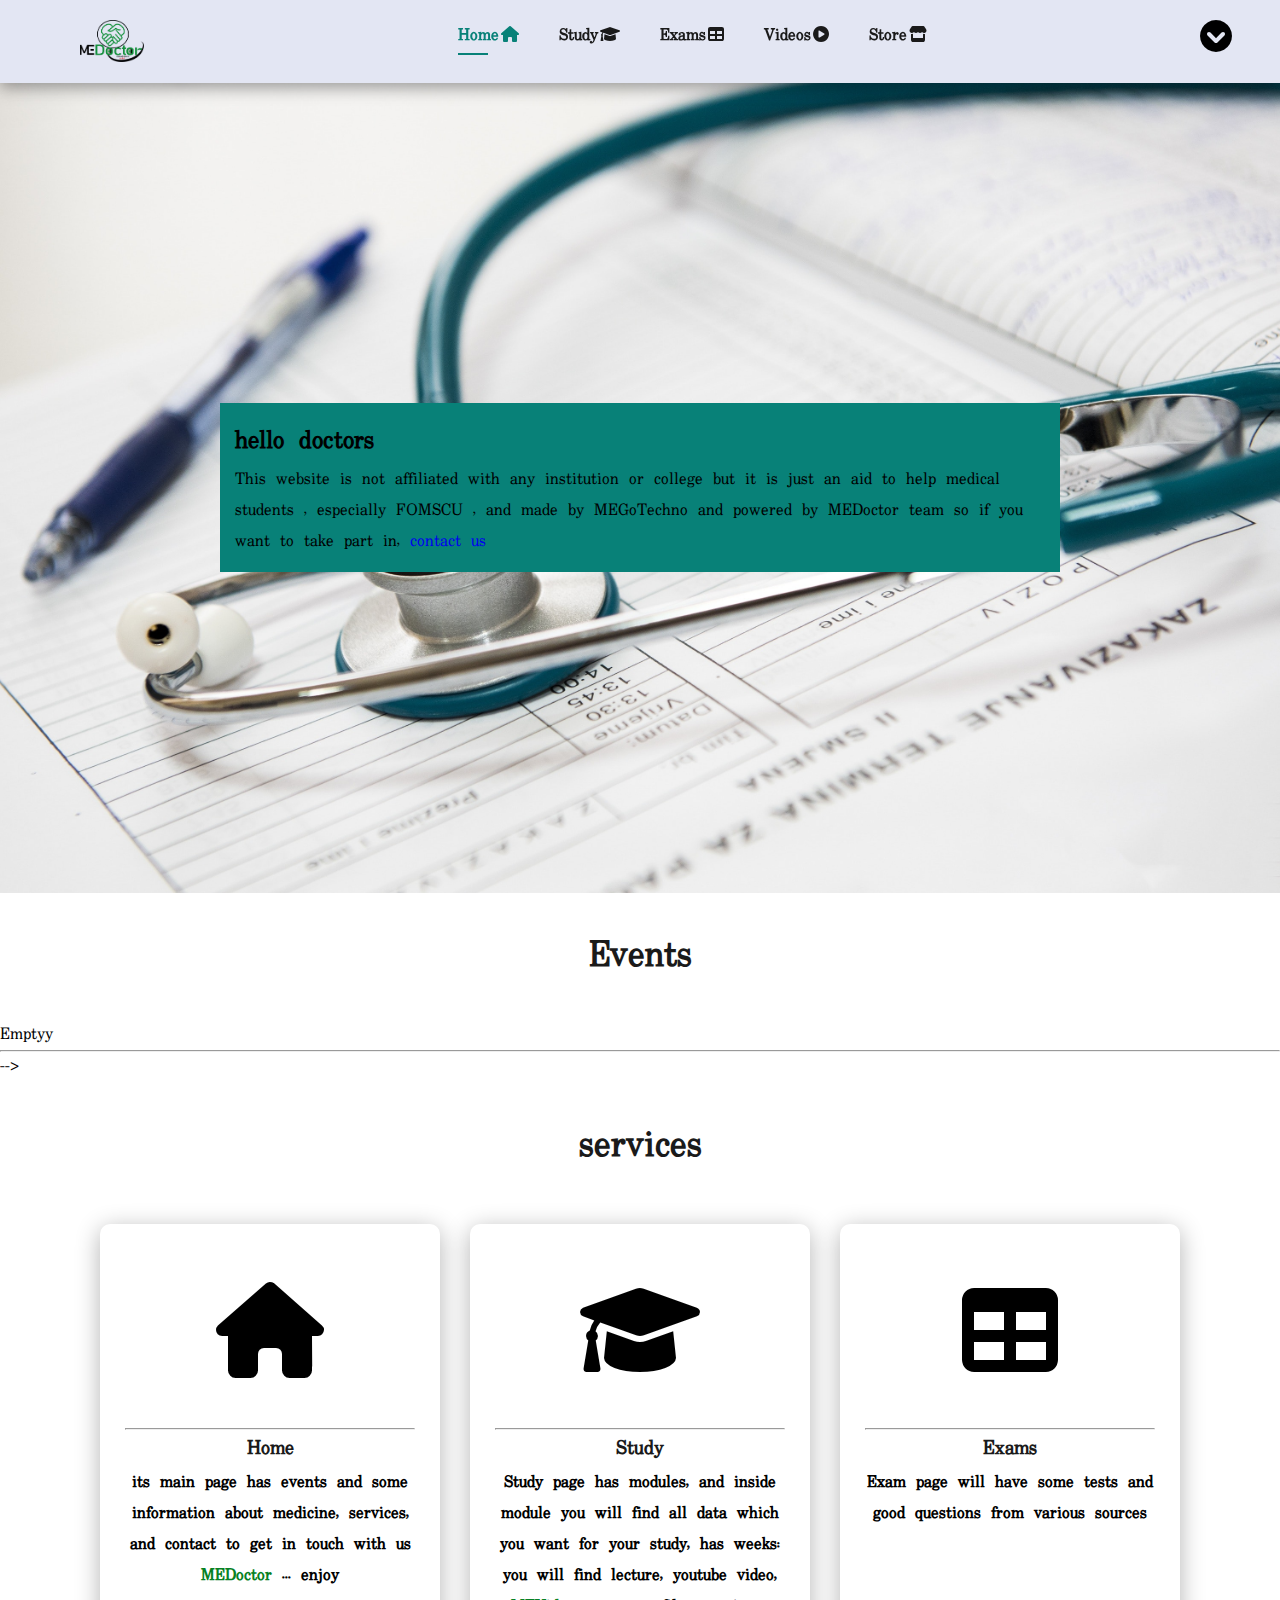
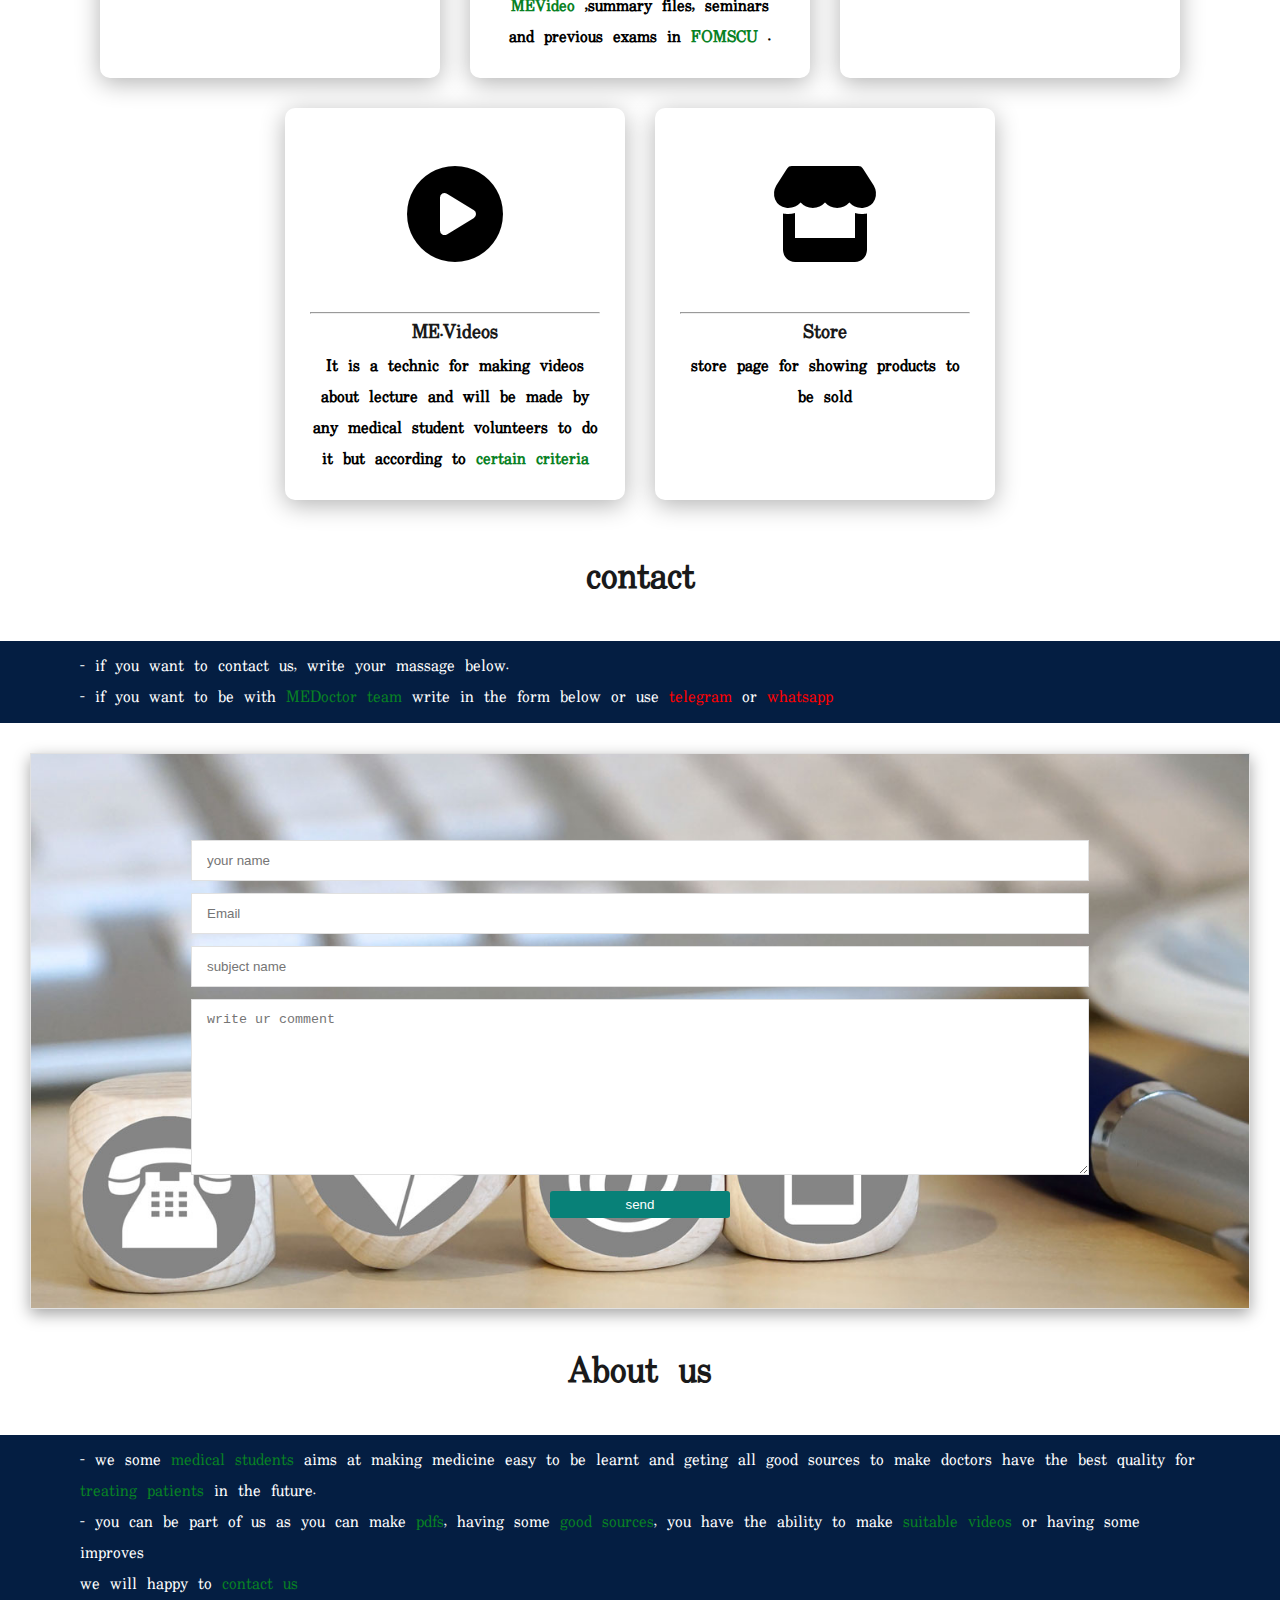
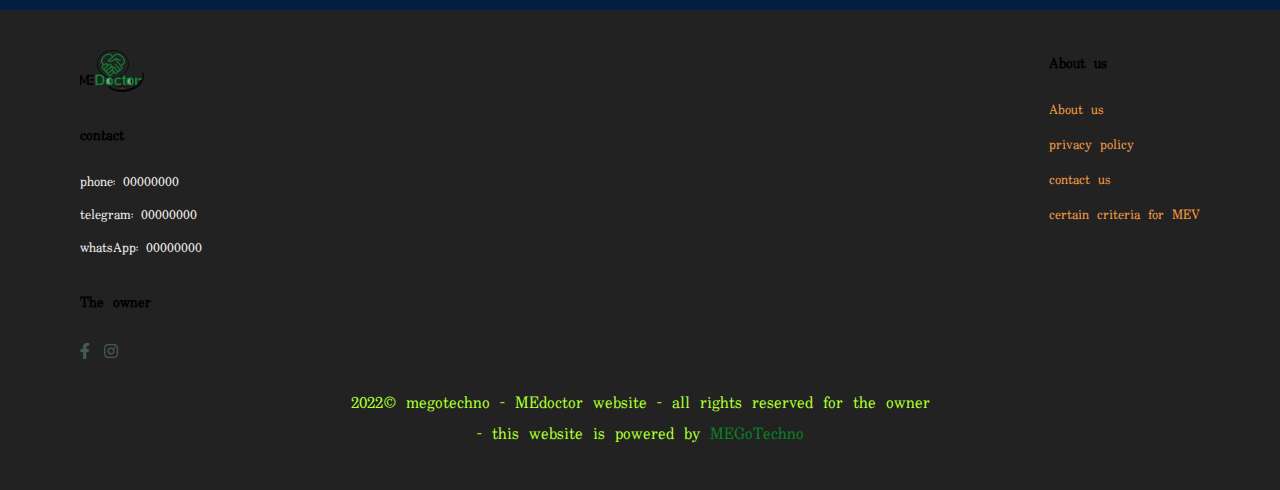
<file: index.html>
<!DOCTYPE html>
<html lang="en">
<head>
    <meta charset="UTF-8">
    <meta http-equiv="X-UA-Compatible" content="IE=edge">
    <meta name="viewport" content="width=device-width, initial-scale=1.0">
    <!-- normalize -->
    <link rel="stylesheet" href="">
    <!-- font awsome -->
    <link rel="stylesheet" href="css/all.min.css">
    <!-- css file -->
    <link rel="stylesheet" href="index.css">
    <title>MEdoctor</title>
</head>
<body>
    <!-- start head -->
    
    <header>
        <div class="logo">
            <!-- <i class="fa-solid fa-briefcase-medical"></i> -->
        <img src="Asset 5.png" alt="">
        </div>
        <nav>
            <ul>
                <li><i id="close" class="fa-solid fa-xmark"></i></li>
                <li><a class="active" href="index.html">Home<i class="fa-solid fa-house"></i></a></li>
                <li><a href="study.html">Study<i class="fa-solid fa-graduation-cap"></i></a></li>
                <li><a href="">Exams<i class="fa-solid fa-table"></i></a></li>
                <li><a href="">Videos<i class="fa-solid fa-circle-play"></i></a></li>
                <li><a href="">Store<i class="fa-solid fa-store"></i></a></li>
            </ul>
        </nav>
        <div class="links">
        <div class="icon">
            <i class="fa-solid fa-circle-chevron-down"></i>
        </div>
        <ul>
            <li><a href="#events">events</a></li>
            <li><a href="#services">services</a></li>
            <li><a href="#contact">contact</a></li>
            <li><a href="#aboutUs">about</a></li>
        </ul>
        
    </div>
        <span class="mobile">
            <span></span>
            <span></span>
            <span></span>
        </span>
    </header>
    <!-- end head -->




    <!-- start landing -->
    <section>
        <div class="hero">
            <div class="message">
            <h2>hello doctors</h2>
            <p> This website is not affiliated with any institution or college but it is just an aid to help medical students , especially FOMSCU ,
                and made by <span>MEGoTechno</span> and powered by <span>MEDoctor team</span> so if you want to take part in, <a href="#contact">contact us</a>
            </p>
        </div>
    </div>
    </section>






<!-- events -->
<section id="events">
    <h1>Events</h1>
    <p>
        Emptyy
    </p>
</section> <hr>





<!-- start system -->

    <!-- <section>
        <div class="system">
            <div class="title">
                what is medicine and its fields? <br>
                what i need to learn it ? <br>
                what is FOMSCU system ? <hr>
            </div>

            <div class="description">
                <!-- Medicine is the field of health and healing, It covers diagnosis, treatment, and prevention of disease, medical research, and many other aspects of health.
                and <span>its fields</span> is  -->
            </div>
        </div>
    </section>
 -->














    <!-- start services -->
    <section id="services">
        <h2>services</h2>
        <div class="content">


        <div class="card">
            <div class="desc">
                <i class="fa-solid fa-house"></i> <hr>
            </div>
            <div class="info">
            <h3>Home</h3>
            <p>its main page has events and some information about medicine, services,  and contact to get in touch with us <span class="highlight">MEDoctor</span> ... enjoy</p>
        </div>
        </div>


        <div class="card">
            <div class="desc">
                <i class="fa-solid fa-graduation-cap"></i> <hr>
            </div>
            <div class="info">
            <h3>Study</h3>
            <p>Study page has modules, and inside module you will find all data which you want for your study,
                has weeks: you will find lecture, youtube video, <a href="#mevideo" class="highlight">MEVideo</a>
                ,summary files, seminars and previous exams in <span class="highlight">FOMSCU</span> .
            </p>
        </div>
        </div>


        <div class="card">
            <div class="desc">
                <i class="fa-solid fa-table"></i> <hr>
            </div>
            <div class="info">
            <h3>Exams</h3>
            <p>Exam page will have some tests and good questions from various sources</p>
        </div>
        </div>


        <div class="card">
            <div class="desc">
                <i class="fa-solid fa-circle-play"></i> <hr>
            </div>
            <div class="info">
            <h3 id="mevideo">ME.Videos</h3>
            <p>It is a technic for making videos about lecture and will be made by any medical student volunteers 
                to do it but according to <span class="highlight">certain criteria</span>
            </p>
        </div>
        </div>


        <div class="card">
            <div class="desc">
                <i class="fa-solid fa-store"></i> <hr>
            </div>
            <div class="info">
            <h3>Store</h3>
            <p>store page for showing products to be sold </p>
        </div>
        </div>

    </div>

    </section>
    <!-- end services -->





    <!-- start contact -->
    <div class="contact">
        <h1>contact</h1>
        <div class="info">
            <p>
                - if you want to contact us, write your massage below.
            </p>
            <p>
                - if you want to be with <span class="highlight">MEDoctor team</span> write in the form below or use
                 <a href="">telegram</a> or <a href="">whatsapp</a>
        </p>
        </div>
    </div>

    <section id="contact">
        <div class="form">
            <form action="https://formsubmit.co/el/lakolo" method="post">
                <input type="text" placeholder="your name" name="" id="name" autocomplete="off" required>
                <input type="email" placeholder="Email" name="" id="email" autocomplete="off" required>
                <input type="text" placeholder="subject name" name="" id="subject" autocomplete="off" required>
                <textarea placeholder="write ur comment" id="message" cols="30" rows="10" required></textarea>
                <button id="btn">send</button>
            </form>
        </div>
        <div class="">

        </div>
    </section>






    <section id="aboutUs">
        <h1>About us</h1>
            <div>
                <p>
                    - we some <span class="highlight">medical students</span>  aims at making medicine easy to be learnt 
                    and geting all good sources to make doctors have the best quality for <span class="highlight">treating patients</span> in the future. <br>
                    - you can be part of us as you can make <span class="highlight">pdfs</span>, having some <span class="highlight">good sources</span>, you have the ability to make <span class="highlight">suitable videos</span> or having some improves <br>
                    we will happy to <span class="highlight">contact us</span>
                </p>
            </div>
    </section>



    <footer>
        <div class="footer">
        <div class="col">
            <img src="Asset 5.png" alt="" class="logo">
            <h4>contact</h4>
            <p>phone:    <span> 00000000 </span></p>
            <p>telegram:     <span> 00000000 </span></p>
            <p>whatsApp: <span> 00000000 </span></p>
            <div class="follow">
                <h4>The owner</h4>
                <div class="icons">
                    <i class="fab fa-facebook-f"></i>
                    <i class="fa-brands fa-instagram"></i>
                    <!-- <i class="fab fa-facebook-f"></i>
                    <i class="fab fa-facebook-f"></i> -->
                </div>
            </div>
        </div>
        <div class="col">
            <h4>About us </h4>
            <a href="#aboutUs">About us</a>
            <a href="">privacy policy</a>
            <a href="">contact us</a>
            <a href="">certain criteria for MEV</a>
        </div>

        <!-- <div class="col">
            <h4>About us </h4>
            <a href="">privacy policy</a>
            <a href="">contact us</a>
            <a href="">privacy policy</a>
            <a href="">contact us</a>
        </div> -->
<!--         <div class="col">
            <h4>Donate us </h4>
            <a href="">fawry</a>
            <a href="">Vodafone cash  <i class="fa-solid fa-id-card"></i></a>
        </div> -->
    </div>
    <div class="copyright">
        <p>2022© megotechno - MEdoctor website - all rights reserved for the owner</p>
        <p>- this website is powered by <span class="highlight">MEGoTechno</span></p>
    </div>
    </footer>
    <script src="index.js"></script>
    <!-- <script src="https://smtpjs.com/v3/smtp.js"> -->
    </script>
</body>
</html>
</file>
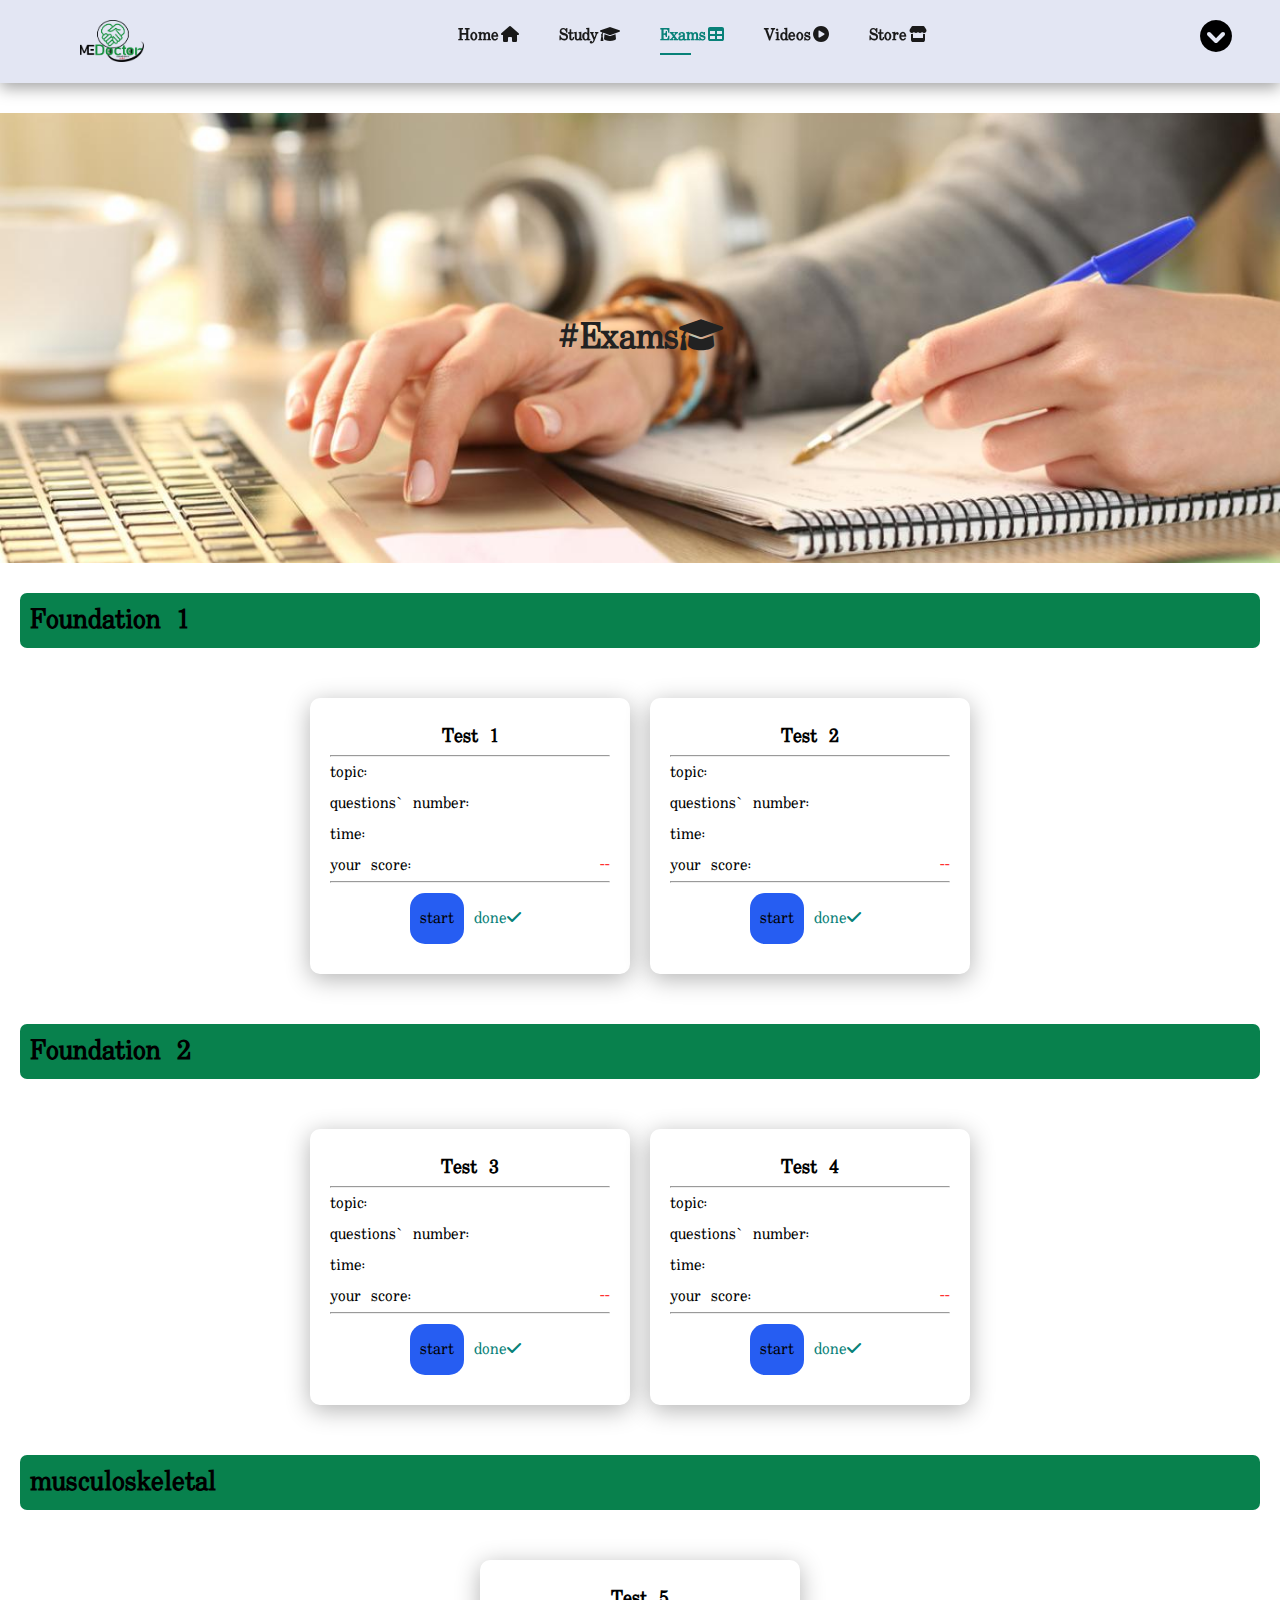
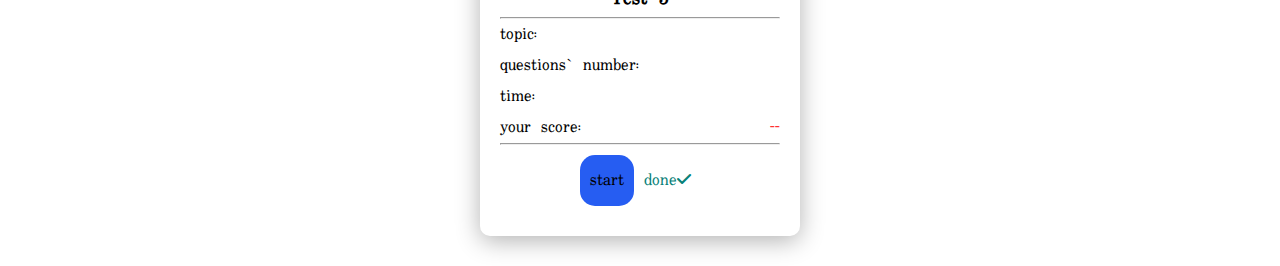
<file: exam.html>
<!DOCTYPE html>
<html lang="en">
<head>
    <meta charset="UTF-8">
    <meta http-equiv="X-UA-Compatible" content="IE=edge">
    <meta name="viewport" content="width=device-width, initial-scale=1.0">
    <meta name="Author">
    <meta name="description">
    <!-- normalize -->
    <link rel="stylesheet" href="">
    <!-- font awsome -->
    <link rel="stylesheet" href="css/all.min.css">
    <!-- css file -->
    <link rel="stylesheet" href="index.css">
    <title>MEdoctor</title>
</head>
<body>
    <!-- start head -->
    
    <header>
        <div class="logo">
            <!-- <i class="fa-solid fa-briefcase-medical"></i> -->
        <img src="Asset 5.png" alt="">
        </div>
        <nav>
            <ul>
                <li><i id="close" class="fa-solid fa-xmark"></i></li>
                <li><a  href="index.html">Home<i class="fa-solid fa-house"></i></a></li>
                <li><a href="study.html">Study<i class="fa-solid fa-graduation-cap"></i></a></li>
                <li><a class="active" href="exam.html">Exams<i class="fa-solid fa-table"></i></a></li>
                <li><a href="">Videos<i class="fa-solid fa-circle-play"></i></a></li>
                <li><a href="">Store<i class="fa-solid fa-store"></i></a></li>
            </ul>
        </nav>
        <div class="links">
        <div class="icon">
            <i class="fa-solid fa-circle-chevron-down"></i>
        </div>
        <ul>
            <li><a href="#">Foundation 1</a></li>
            <li><a href="#">Foundation 2</a></li>
            <li><a href="#">MSK</a></li> -->
<!--             <li><a href="#">Exam</a></li> --> -->
        </ul>
        
    </div>
        <span class="mobile">
            <span></span>
            <span></span>
            <span></span>
        </span>
    </header>
    <!-- end head -->





    <div class="titleStudy">
        <h1>#Exams<i class="fa-solid fa-graduation-cap"></i></h1>
    </div>


    <div class="exams-container activejs">

        <div class="modules found1">
            <div class="module-name">
                <h2>Foundation 1</h2>
            </div>
            <div class="content">
                <!-- <div class="exam-card">
                    <div class="exam-name">
                        <h3></h3> 
                        </div>
                    <div class="exam-info">
                        <div class="detail">
                            <span>topic:</span> <span class="topic subinfo">found1</span>
                        </div>
                        <div class="detail">
                            <span>question`s number:</span> <span class="nums subinfo">50</span>
                        </div>
                        <div class="detail">
                            time: <span class="time subinfo"></span>
                        </div>
                        <div class="detail ">
                            your score: <span class="score subinfo">50 of 50</span>
                        </div>
                    </div> <hr>
                    <div class="exam-foot">
                        <div class="btn" id="">start</div>
                        <span>done<i class="fa-solid fa-check"></i></span>
                    </div>
                </div> -->
            </div>
        </div>

        <div class="modules found2">
            <div class="module-name">
                <h2>Foundation 2</h2>
            </div>
            <div class="content"></div>
        </div>

        <div class="modules MSK">
            <div class="module-name">
                <h2>musculoskeletal</h2>
            </div>
            <div class="content"></div>
        </div>

    </div>



    

        </div>
    </div>
</div>




    <script src="index.js"></script>
    <script src="exams/exam.js"></script>
</body>
</html>
</file>
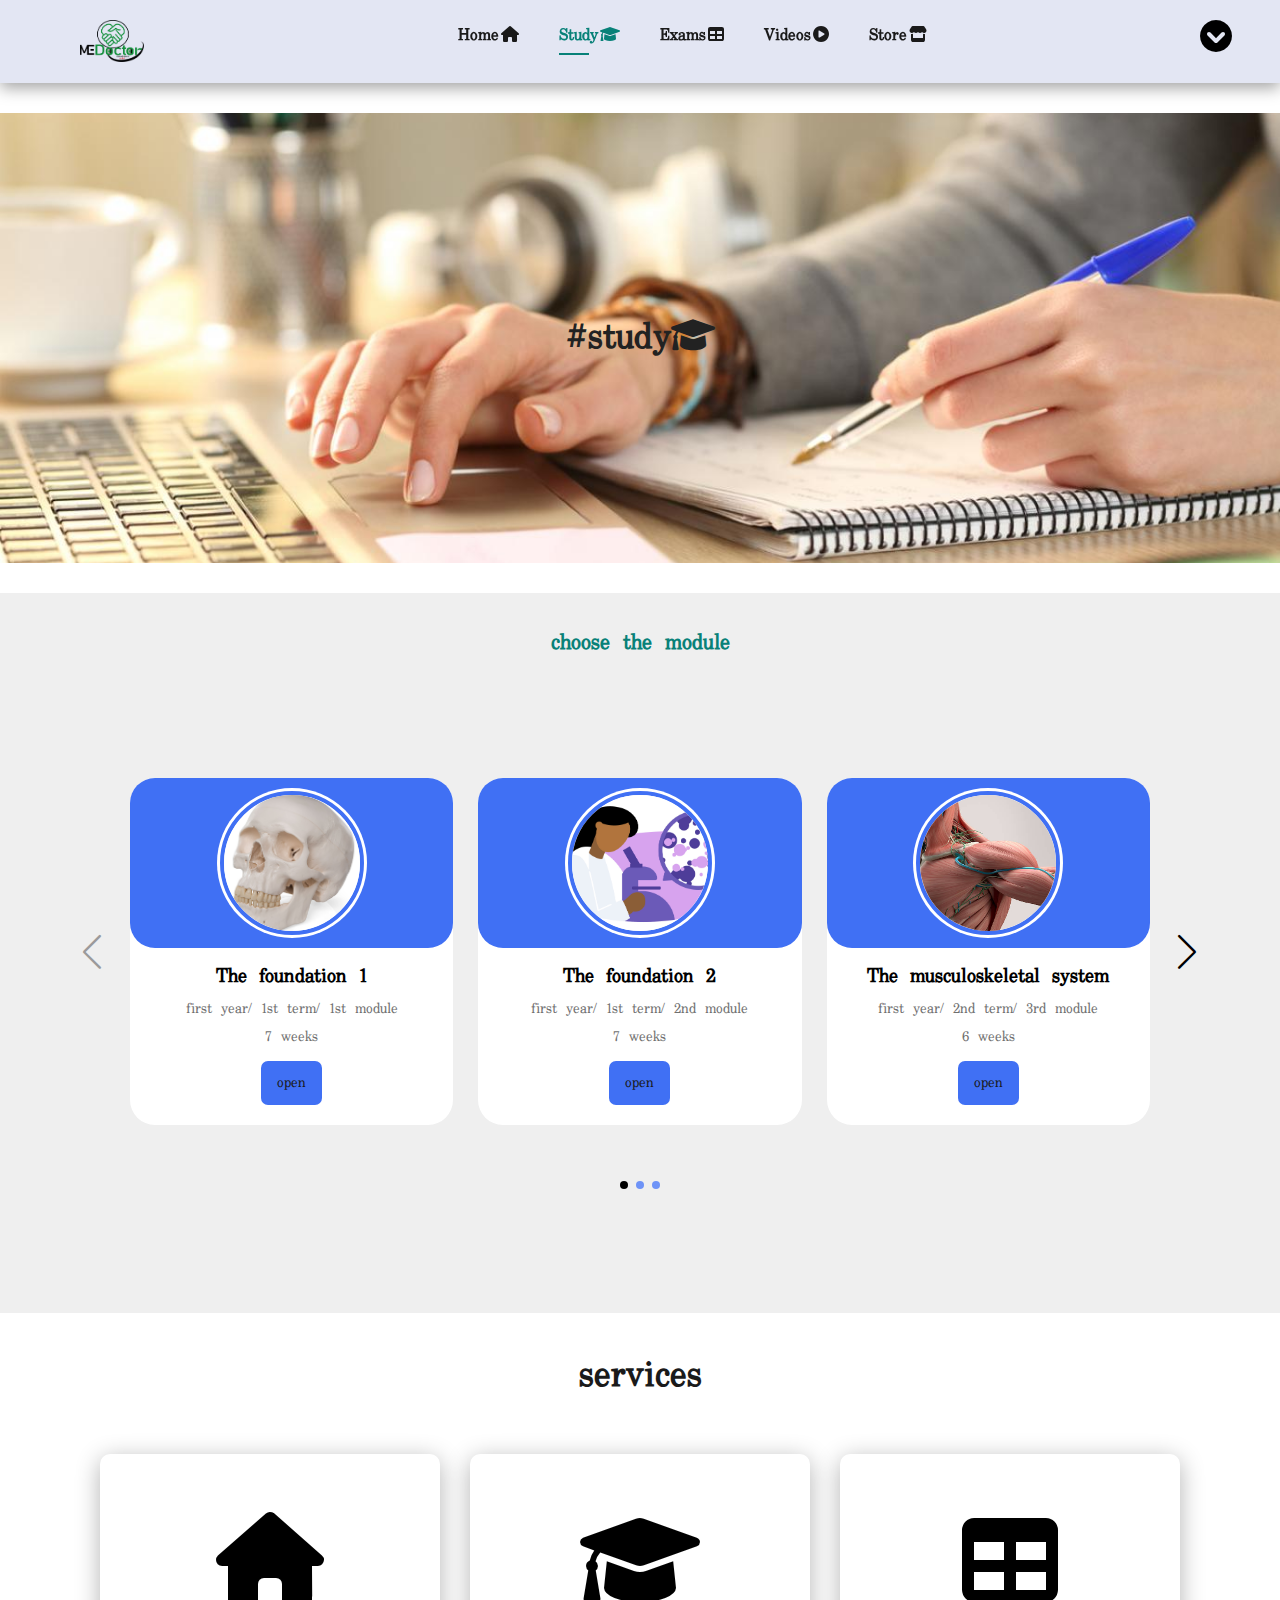
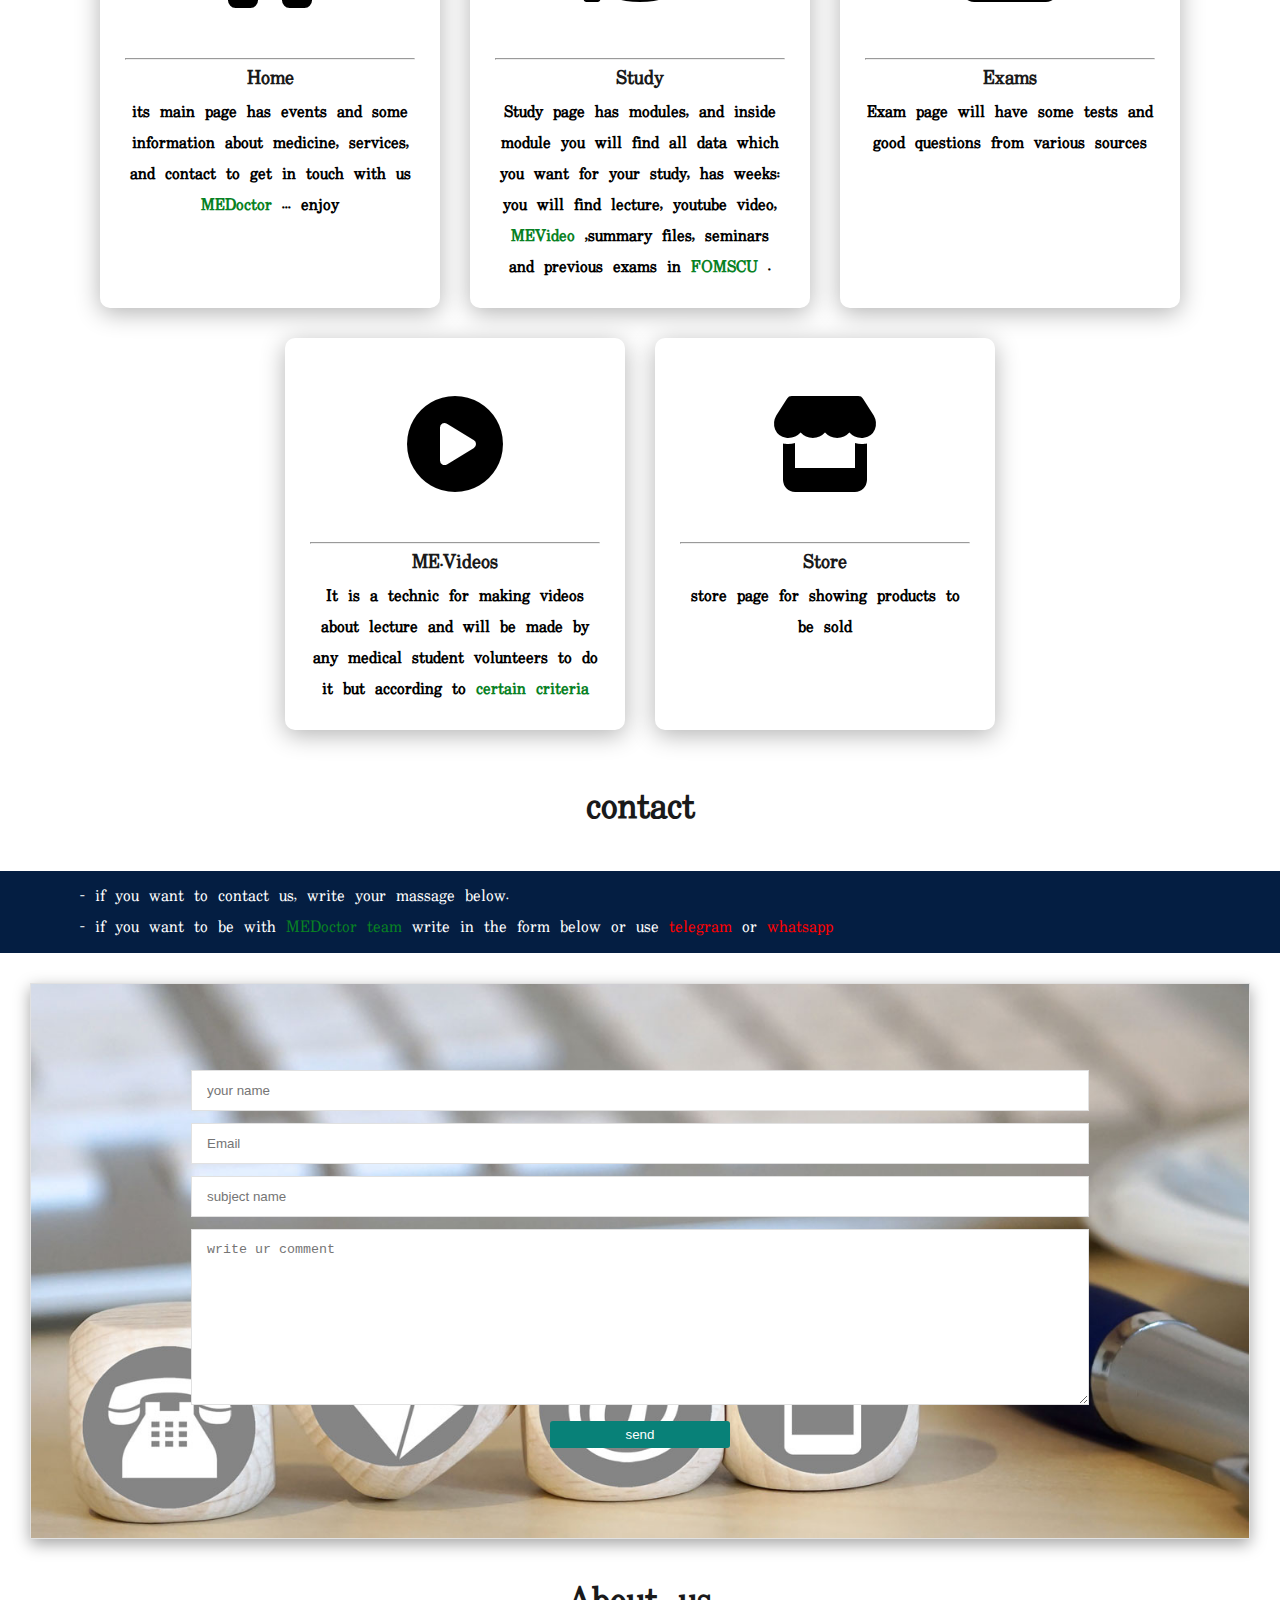
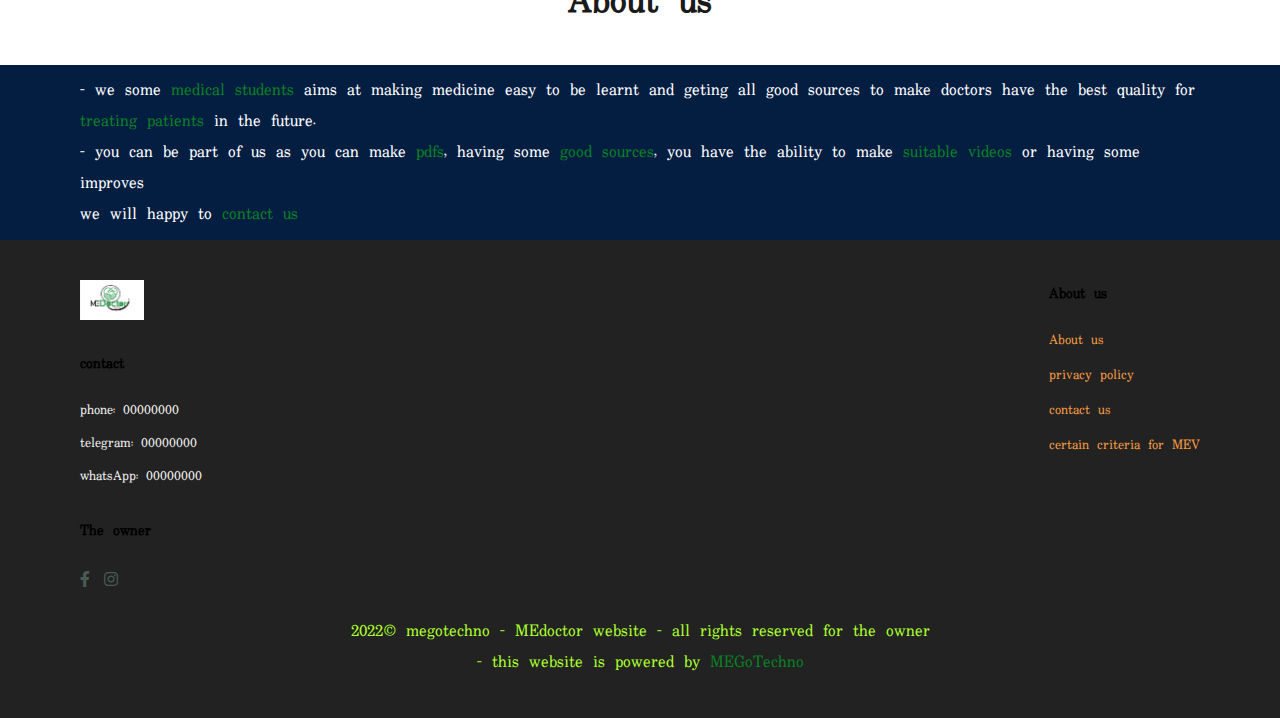
<file: study.html>
<!DOCTYPE html>
<html lang="en">
<head>
    <meta charset="UTF-8">
    <meta http-equiv="X-UA-Compatible" content="IE=edge">
    <meta name="viewport" content="width=device-width, initial-scale=1.0">
    <!-- describtion -->
    <!-- favicon -->
    <!-- normalize -->
    <link rel="stylesheet" href="">
    <!-- font awsome -->
    <link rel="stylesheet" href="css/all.min.css">
    <!-- swiper css -->
    <link rel="stylesheet" href="css/swiper-bundle.min.css">
    
    <!-- css file -->
    <link rel="stylesheet" href="index.css">
    <title>MEdoctor</title>
    
</head>

    <!-- start head -->
    
    <header>
        <div class="logo">
            <!-- <i class="fa-solid fa-briefcase-medical"></i> -->
        <img src="Asset 5.png" alt="">

            </div>
        <nav>
            <ul>
                <li><i id="close" class="fa-solid fa-xmark"></i></li>
                <li><a  href="index.html">Home<i class="fa-solid fa-house"></i></a></li>
                <li><a class="active" href="study.html">Study<i class="fa-solid fa-graduation-cap"></i></a></li>
                <li><a href="exam.html">Exams<i class="fa-solid fa-table"></i></a></li>
                <li><a href="">Videos<i class="fa-solid fa-circle-play"></i></a></li>
                <li><a href="">Store<i class="fa-solid fa-store"></i></a></li>
            </ul>
        </nav>
        <div class="links">
        <div class="icon">
            <i class="fa-solid fa-circle-chevron-down"></i>
        </div>
        <ul>
            <li><a href="#services">services</a></li>
            <li><a href="#contact">contact</a></li>
            <li><a href="#aboutUs">about</a></li>
        </ul>
        
    </div>
        <span class="mobile">
            <span></span>
            <span></span>
            <span></span>
        </span>
    </header>
    <!-- end head -->

    <!-- start landing -->
    <div class="titleStudy">
        <h1>#study<i class="fa-solid fa-graduation-cap"></i></h1>
    </div>


    <section class="study">
        <h4>choose the module</h4>

        <div class="slide-container swiper">
            <div class="slide-content">
                <div class="card-wrapper swiper-wrapper">


<!-- start the foundation 1 -->

<div class="cardModule swiper-slide" >
    <div class="image-content">
        <span class="overlay"></span>
        
        <div class="card-image">
            <!-- module sign -->
            <!-- <i class="fa-solid fa-hand-point-up"></i> -->
            <img src="images/found1.jpg" alt="" srcset="">
        </div>
    </div>
    <div class="card-content ">
        <h2 class="name">The foundation 1</h2>
        <p>first year/ 1st term/ 1st module</p>
        <p> 7 weeks</p>
        <!-- <button id="found1open">open</button> -->
        <!-- <button id="found1close" class="close">close</button> -->
        <div class="close" id="found1close">close</div>
        <div id="found1open">open</div>

    </div>
</div>

<!-- end the foundation 1 -->

<!-- start the foundation 2 -->

<div class="cardModule swiper-slide" >
    <div class="image-content">
        <span class="overlay"></span>
        
        <div class="card-image">
            <!-- module sign -->
            <!-- <i class="fa-solid fa-lungs icon"></i> -->
            <img src="images/found2.jpg" alt="" srcset="">
        </div>
    </div>
    <div class="card-content ">
        <h2 class="name">The foundation 2</h2>
        <p>first year/ 1st term/ 2nd module</p>
        <p> 7 weeks</p>
        <!-- <button id="found2open">open</button> -->
        <!-- <button id="found2close" class="close">close</button> -->
        <div id="found2open">open</div>
        <div id="found2close" class="close">close</div>
    </div>
</div>

<!-- end the foundation 2 -->

<!-- start the MSK -->

<div class="cardModule swiper-slide" >
    <div class="image-content">
        <span class="overlay"></span>
        
        <div class="card-image">
            <!-- module sign -->
            <!-- <i class="fa-solid fa-lungs icon"></i> -->
            <img src="images/the musculoskeletal system.jpg" alt="" srcset="">
        </div>
    </div>
    <div class="card-content ">
        <h2 class="name">The musculoskeletal system</h2>
        <p>first year/ 2nd term/ 3rd module</p>
        <p> 6 weeks</p>
        <!-- <button id="MSKopen">open</button> -->
        <!-- <button id="MSKclose" class="close">close</button> -->
        <div id="MSKopen">open</div>
        <div id="MSKclose" class="close">close</div>
    </div>
</div>

<!-- end the MSK  -->

<!-- start the respiratory -->

<div class="cardModule swiper-slide" >
    <div class="image-content">
        <span class="overlay"></span>
        
        <div class="card-image">
            <!-- module sign -->
            <i class="fa-solid fa-lungs icon"></i>
            <!-- <img src="images/cardio.jpg" alt="" srcset=""> -->
        </div>
    </div>
    <div class="card-content ">
        <h2 class="name">The respiratory system</h2>
        <p>first year/ 1st term/ 4th module</p>
        <p> 5 weeks</p>
        <!-- <button id="respopen">open</button> -->
        <!-- <button id="respclose" class="close">close</button> -->
        <div id="respopen">open</div>
        <div id="respclose" class="close">close</div>
    </div>
</div>

<!-- end the respiratory -->



<!-- start the cardiovascular -->

<div class="cardModule swiper-slide" >
    <div class="image-content">
        <span class="overlay"></span>
        
        <div class="card-image">
            <!-- module sign -->
            <!-- <i class="fa-solid fa-lungs icon"></i> -->
            <img src="images/cardio.jpg" alt="" srcset="">
        </div>
    </div>
    <div class="card-content ">
        <h2 class="name">The cardiovascular system</h2>
        <p>first year/ 1st term/ 5th module</p>
        <p> 5 weeks</p>
        <!-- <button id="cardioopen">open</button> -->
        <div id="cardioopen">open</div>
        <div id="cardioclose" class="close">close</div>
        <!-- <button id="cardioclose" class="close">close</button> -->
    </div>
</div>

<!-- end the cardiovascular -->

                </div>
            </div>
            
            <div class="swiper-button-next swiper-navBtn"></div>
            <div class="swiper-button-prev swiper-navBtn"></div>
            <div class="swiper-pagination"></div>
        </div>
    </section>


    <section class="moduleWeeks found1 ">
        <h1>weeks of foundation 1 </h1>

        <div class="getfast">
            <a href="#week1found1">week 1</a>
            <a href="#week2found1">week 2</a>
            <a href="#week2">week 3</a>
            <a href="#week2">week 4</a>
            <a href="#week2">week 5</a>
            <a href="#week2">week 6</a>
            <a href="#week2">week 7</a>
        </div>

        <div class="weekcontainer" id="week1found1">
            <div class="week" data-name=".week1found1">week1 <i class="fa-solid fa-circle-chevron-down "></i></div>
            <div class="subjects">

<!-- mada name -->
                <div class="sub">
                    <div class="name week1found1" data-info=".week1found1sub1">
                       <i class="fa-solid fa-list"></i>  anatomy 
                    </div>

<!-- content info-->



                    <div class="info week1found1sub1">


                        <div class="subinfo">
                            <div class="category">
                                -lectures:
                            </div>
                            <a href="#">lectures </a>
                            <a href="#">lectures </a>
                        </div>


                        <div class="subinfo">
                            <div class="category">
                                -pdf:
                            </div>
                            <a href="#">pdf </a>
                        </div>


                        <div class="subinfo">
                            <div class="category">
                                -videos:
                            </div>
                            <a href="#">videos </a>
                        </div>


                        <div class="subinfo">
                            <div class="category">
                                -books:
                            </div>
                            <a href="#">books </a>
                        </div>


                        <div class="subinfo">
                            <div class="category">
                                -tests:
                            </div>
                            <a href="#">tests </a>
                        </div>

                    </div>
                </div>

<!-- end info name -->



<!-- mada name -->
<div class="sub">
    <div class="name week1found1" data-info=".week1found1sub2">
        <i class="fa-solid fa-list"></i> histo 
    </div>

<!-- content info-->



    <div class="info week1found1sub2">


        <div class="subinfo">
            <div class="category">
                -lectures:
            </div>
            <a href="#">lectures </a>
            <a href="#">lectures </a>
        </div>


        <div class="subinfo">
            <div class="category">
                -pdf:
            </div>
            <a href="#">pdf </a>
        </div>


        <div class="subinfo">
            <div class="category">
                -videos:
            </div>
            <a href="#">videos </a>
        </div>


        <div class="subinfo">
            <div class="category">
                -books:
            </div>
            <a href="#">books </a>
        </div>


        <div class="subinfo">
            <div class="category">
                -tests:
            </div>
            <a href="#">tests </a>
        </div>

    </div>
</div>

<!-- end categories name -->



<!-- mada name -->
<div class="sub">
    <div class="name week1found1" data-info=".week1found1sub3">
        <i class="fa-solid fa-list"></i> anatomy 
    </div>

<!-- content categories-->



    <div class="info week1found1sub3">

        <div class="subinfo">
            <div class="category">
                -lectures:
            </div>
            <a href="#">lectures </a>
            <a href="#">lectures </a>
        </div>


        <div class="subinfo">
            <div class="category">
                -pdf:
            </div>
            <a href="#">pdf </a>
        </div>


        <div class="subinfo">
            <div class="category">
                -videos:
            </div>
            <a href="#">videos </a>
        </div>


        <div class="subinfo">
            <div class="category">
                -books:
            </div>
            <a href="#">books </a>
        </div>


        <div class="subinfo">
            <div class="category">
                -tests:
            </div>
            <a href="#">tests </a>
        </div>

    </div>
</div>

<!-- end categories name -->


<!-- mada name -->
<div class="sub">
    <div class="name week1found1" data-info=".week1found1sub4">
        <i class="fa-solid fa-list"></i>  anatomy
    </div>

<!-- content categories-->



    <div class="info week1found1sub4">


        <div class="subinfo">
            <div class="category">
                -lectures:
            </div>
            <a href="#">lectures </a>
            <a href="#">lectures </a>
        </div>


        <div class="subinfo">
            <div class="category">
                -pdf:
            </div>
            <a href="#">pdf </a>
        </div>


        <div class="subinfo">
            <div class="category">
                -videos:
            </div>
            <a href="#">videos </a>
        </div>


        <div class="subinfo">
            <div class="category">
                -books:
            </div>
            <a href="#">books </a>
        </div>


        <div class="subinfo">
            <div class="category">
                -tests:
            </div>
            <a href="#">tests </a>
        </div>

    </div>
</div>

<!-- end categories name -->


<!-- mada name (bio 3)-->
<div class="sub">
    <div class="name week1found1" data-info=".week1found1sub5">
        <i class="fa-solid fa-list"></i>  biochemistry
    </div>

<!-- content categories(bio 3)-->



    <div class="info week1found1sub5">


        <div class="subinfo">
            <div class="category">
                -lectures:
            </div>
            <a href="#">lectures </a>
            <a href="#">lectures </a>
        </div>


        <div class="subinfo">
            <div class="category">
                -pdf:
            </div>
            <a href="#">pdf </a>
        </div>


        <div class="subinfo">
            <div class="category">
                -videos:
            </div>
            <a href="#">videos </a>
        </div>


        <div class="subinfo">
            <div class="category">
                -books:
            </div>
            <a href="#">books </a>
        </div>


        <div class="subinfo">
            <div class="category">
                -tests:
            </div>
            <a href="#">tests </a>
        </div>

    </div>
</div>

<!-- end categories name -->


                </div>
            </div>


            <div class="weekcontainer" id="week2found1">
                <div class="week" data-name=".week2found1">week2 <i class="fa-solid fa-circle-chevron-down "></i></div>
                <div class="subjects">
    
    <!-- mada name -->
                    <div class="sub">
                        <div class="name week2found1" data-info=".week2found1sub1">
                            <i class="fa-solid fa-list"></i> anatomy
                        </div>
    
    <!-- content info-->
    
    
    
                        <div class="info week2found1sub1">
    
    
                            <div class="subinfo">
                                <div class="category">
                                    -lectures:
                                </div>
                                <a href="#">lectures </a>
                                <a href="#">lectures </a>
                            </div>
    
    
                            <div class="subinfo">
                                <div class="category">
                                    -pdf:
                                </div>
                                <a href="#">pdf </a>
                            </div>
    
    
                            <div class="subinfo">
                                <div class="category">
                                    -videos:
                                </div>
                                <a href="#">videos </a>
                            </div>
    
    
                            <div class="subinfo">
                                <div class="category">
                                    -books:
                                </div>
                                <a href="#">books </a>
                            </div>
    
    
                            <div class="subinfo">
                                <div class="category">
                                    -tests:
                                </div>
                                <a href="#">tests </a>
                            </div>
    
                        </div>
                    </div>
    
    <!-- end info name -->
    
    
    
    <!-- mada name -->
    <div class="sub">
        <div class="name week2found1" data-info=".week2found1sub2">
            <i class="fa-solid fa-list"></i> physio
        </div>
    
    <!-- content info-->
    
    
    
        <div class="info week2found1sub2">
    
    
            <div class="subinfo">
                <div class="category">
                    -lectures:
                </div>
                <a href="#">lectures </a>
                <a href="#">lectures </a>
            </div>
    
    
            <div class="subinfo">
                <div class="category">
                    -pdf:
                </div>
                <a href="#">pdf </a>
            </div>
    
    
            <div class="subinfo">
                <div class="category">
                    -videos:
                </div>
                <a href="#">videos </a>
            </div>
    
    
            <div class="subinfo">
                <div class="category">
                    -books:
                </div>
                <a href="#">books </a>
            </div>
    
    
            <div class="subinfo">
                <div class="category">
                    -tests:
                </div>
                <a href="#">tests </a>
            </div>
    
        </div>
    </div>
    
    <!-- end categories name -->
    
    
    
    <!-- mada name -->
    <div class="sub">
        <div class="name week2found1" data-info=".week2found1sub3">
            <i class="fa-solid fa-list"></i> histo
        </div>
    
    <!-- content categories-->
    
    
    
        <div class="info week2found1sub3">
    
            <div class="subinfo">
                <div class="category">
                    -lectures:
                </div>
                <a href="#">lectures </a>
                <a href="#">lectures </a>
            </div>
    
    
            <div class="subinfo">
                <div class="category">
                    -pdf:
                </div>
                <a href="#">pdf </a>
            </div>
    
    
            <div class="subinfo">
                <div class="category">
                    -videos:
                </div>
                <a href="#">videos </a>
            </div>
    
    
            <div class="subinfo">
                <div class="category">
                    -books:
                </div>
                <a href="#">books </a>
            </div>
    
    
            <div class="subinfo">
                <div class="category">
                    -tests:
                </div>
                <a href="#">tests </a>
            </div>
    
        </div>
    </div>
    
    <!-- end categories name -->
    
    
    <!-- mada name -->
    <div class="sub">
        <div class="name week2found1" data-info=".week2found1sub4">
            <i class="fa-solid fa-list"></i> anatomy
        </div>
    
    <!-- content categories-->
    
    
    
        <div class="info week2found1sub4">
    
    
            <div class="subinfo">
                <div class="category">
                    -lectures:
                </div>
                <a href="#">lectures </a>
                <a href="#">lectures </a>
            </div>
    
    
            <div class="subinfo">
                <div class="category">
                    -pdf:
                </div>
                <a href="#">pdf </a>
            </div>
    
    
            <div class="subinfo">
                <div class="category">
                    -videos:
                </div>
                <a href="#">videos </a>
            </div>
    
    
            <div class="subinfo">
                <div class="category">
                    -books:
                </div>
                <a href="#">books </a>
            </div>
    
    
            <div class="subinfo">
                <div class="category">
                    -tests:
                </div>
                <a href="#">tests </a>
            </div>
    
        </div>
    </div>
    
    <!-- end categories name -->
    
    
    <!-- mada name (bio 3)-->
    <div class="sub">
        <div class="name week2found1" data-info=".week2found1sub5">
            <i class="fa-solid fa-list"></i> biochemistry
        </div>
    
    <!-- content categories(bio 3)-->
    
    
    
        <div class="info week2found1sub5">
    
    
            <div class="subinfo">
                <div class="category">
                    -lectures:
                </div>
                <a href="#">lectures </a>
                <a href="#">lectures </a>
            </div>
    
    
            <div class="subinfo">
                <div class="category">
                    -pdf:
                </div>
                <a href="#">pdf </a>
            </div>
    
    
            <div class="subinfo">
                <div class="category">
                    -videos:
                </div>
                <a href="#">videos </a>
            </div>
    
    
            <div class="subinfo">
                <div class="category">
                    -books:
                </div>
                <a href="#">books </a>
            </div>
    
    
            <div class="subinfo">
                <div class="category">
                    -tests:
                </div>
                <a href="#">tests </a>
            </div>
    
        </div>
    </div>
    
    <!-- end categories name -->
    
    
    
                    </div>
                </div>


            <div class="weekcontainer" id="seminarfound1">
                <div class="week " data-name=".seminarfound1">seminar <i class="fa-solid fa-circle-chevron-down "></i></div>


        <!-- content info-->

                <div class="info seminar seminarfound1" >
        
        
                    <div class="subinfo">
                            <div class="category" >
                                -seminar 2020:
                            </div>
                                <a href="#">lectures </a>
                    </div>

                    <div class="subinfo">
                        <div class="category" >
                            -seminar 2021:
                        </div>
                            <a href="#">lectures </a>
                </div>

                <div class="subinfo">
                    <div class="category" >
                        -seminar 2022:
                    </div>
                        <a href="#">lectures </a>
            </div>



                </div>
            </div>
        
        <!-- end info name -->

    </section>




    <section class="moduleWeeks found2 ">
        <h1>weeks for foundation 2</h1>

        <div class="getfast">
            <a href="#week1found2">week 1</a>
            <a href="#week2found2">week 2</a>
            <a href="#week2">week 3</a>
            <a href="#week2">week 4</a>
            <a href="#week2">week 5</a>
            <a href="#week2">week 6</a>
            <a href="#week2">week 7</a>
        </div>

        <div class="weekcontainer" id="week1found2">
            <div class="week" data-name=".week1found2">week1 <i class="fa-solid fa-circle-chevron-down "></i></div>
            <div class="subjects">

<!-- mada name -->
                <div class="sub">
                    <div class="name week1found2" data-info=".week1found2sub1">
                        anatomy
                    </div>

<!-- content info-->



                    <div class="info week1found2sub1">


                        <div class="subinfo">
                            <div class="category">
                                -lectures:
                            </div>
                            <a href="#">lectures </a>
                            <a href="#">lectures </a>
                        </div>


                        <div class="subinfo">
                            <div class="category">
                                -pdf:
                            </div>
                            <a href="#">pdf </a>
                        </div>


                        <div class="subinfo">
                            <div class="category">
                                -videos:
                            </div>
                            <a href="#">videos </a>
                        </div>


                        <div class="subinfo">
                            <div class="category">
                                -books:
                            </div>
                            <a href="#">books </a>
                        </div>


                        <div class="subinfo">
                            <div class="category">
                                -tests:
                            </div>
                            <a href="#">tests </a>
                        </div>

                    </div>
                </div>

<!-- end info name -->


    <!-- mada name -->
    <div class="sub">
        <div class="name week1found2" data-info=".week1found2sub2">
            <i class="fa-solid fa-list"></i> anatomy
        </div>

<!-- content info-->



        <div class="info week1found2sub2">


            <div class="subinfo">
                <div class="category">
                    -lectures:
                </div>
                <a href="#">lectures </a>
                <a href="#">lectures </a>
            </div>


            <div class="subinfo">
                <div class="category">
                    -pdf:
                </div>
                <a href="#">pdf </a>
            </div>


            <div class="subinfo">
                <div class="category">
                    -videos:
                </div>
                <a href="#">videos </a>
            </div>


            <div class="subinfo">
                <div class="category">
                    -books:
                </div>
                <a href="#">books </a>
            </div>


            <div class="subinfo">
                <div class="category">
                    -tests:
                </div>
                <a href="#">tests </a>
            </div>

        </div>
    </div>

<!-- end info name -->



<!-- mada name -->
<div class="sub">
    <div class="name week1found2" data-info=".week1found2sub3">
        anatomy
    </div>

<!-- content info-->



    <div class="info week1found2sub3">


        <div class="subinfo">
            <div class="category">
                -lectures:
            </div>
            <a href="#">lectures </a>
            <a href="#">lectures </a>
        </div>


        <div class="subinfo">
            <div class="category">
                -pdf:
            </div>
            <a href="#">pdf </a>
        </div>


        <div class="subinfo">
            <div class="category">
                -videos:
            </div>
            <a href="#">videos </a>
        </div>


        <div class="subinfo">
            <div class="category">
                -books:
            </div>
            <a href="#">books </a>
        </div>


        <div class="subinfo">
            <div class="category">
                -tests:
            </div>
            <a href="#">tests </a>
        </div>

    </div>
</div>

<!-- end categories name -->



<!-- mada name -->
<div class="sub">
    <div class="name week1found2" data-info=".week1found2sub4">
        anatomy
    </div>

<!-- content categories-->



    <div class="info week1found2sub4">

        <div class="subinfo">
            <div class="category">
                -lectures:
            </div>
            <a href="#">lectures </a>
            <a href="#">lectures </a>
        </div>


        <div class="subinfo">
            <div class="category">
                -pdf:
            </div>
            <a href="#">pdf </a>
        </div>


        <div class="subinfo">
            <div class="category">
                -videos:
            </div>
            <a href="#">videos </a>
        </div>


        <div class="subinfo">
            <div class="category">
                -books:
            </div>
            <a href="#">books </a>
        </div>


        <div class="subinfo">
            <div class="category">
                -tests:
            </div>
            <a href="#">tests </a>
        </div>

    </div>
</div>

<!-- end categories name -->


<!-- mada name -->
<div class="sub">
    <div class="name week1found2" data-info=".week1found2sub5">
        anatomy
    </div>

<!-- content categories-->



    <div class="info week1found2sub5">


        <div class="subinfo">
            <div class="category">
                -lectures:
            </div>
            <a href="#">lectures </a>
            <a href="#">lectures </a>
        </div>


        <div class="subinfo">
            <div class="category">
                -pdf:
            </div>
            <a href="#">pdf </a>
        </div>


        <div class="subinfo">
            <div class="category">
                -videos:
            </div>
            <a href="#">videos </a>
        </div>


        <div class="subinfo">
            <div class="category">
                -books:
            </div>
            <a href="#">books </a>
        </div>


        <div class="subinfo">
            <div class="category">
                -tests:
            </div>
            <a href="#">tests </a>
        </div>

    </div>
</div>

<!-- end categories name -->


<!-- mada name (bio 3)-->
<div class="sub">
    <div class="name week1found2" data-info=".week1found2sub6">
        biochemistry
    </div>

<!-- content categories(bio 3)-->



    <div class="info week1found2sub6">


        <div class="subinfo">
            <div class="category">
                -lectures:
            </div>
            <a href="#">lectures </a>
            <a href="#">lectures </a>
        </div>


        <div class="subinfo">
            <div class="category">
                -pdf:
            </div>
            <a href="#">pdf </a>
        </div>


        <div class="subinfo">
            <div class="category">
                -videos:
            </div>
            <a href="#">videos </a>
        </div>


        <div class="subinfo">
            <div class="category">
                -books:
            </div>
            <a href="#">books </a>
        </div>


        <div class="subinfo">
            <div class="category">
                -tests:
            </div>
            <a href="#">tests </a>
        </div>

    </div>
</div>

<!-- end categories name -->



                </div>
            </div>


            <div class="weekcontainer" id="week2found2">
                <div class="week">week2 <i class="fa-solid fa-circle-chevron-down "></i></div>
                <div class="subjects">
    
    <!-- mada name -->
                    <div class="sub">
                        <div class="name">
                            anatomy
                        </div>
    
    <!-- content info-->
    
    
    
                        <div class="info">
    
    
                            <div class="subinfo">
                                <div class="category">
                                    -lectures:
                                </div>
                                <a href="#">lectures </a>
                                <a href="#">lectures </a>
                            </div>
    
    
                            <div class="subinfo">
                                <div class="category">
                                    -pdf:
                                </div>
                                <a href="#">pdf </a>
                            </div>
    
    
                            <div class="subinfo">
                                <div class="category">
                                    -videos:
                                </div>
                                <a href="#">videos </a>
                            </div>
    
    
                            <div class="subinfo">
                                <div class="category">
                                    -books:
                                </div>
                                <a href="#">books </a>
                            </div>
    
    
                            <div class="subinfo">
                                <div class="category">
                                    -tests:
                                </div>
                                <a href="#">tests </a>
                            </div>
    
                        </div>
                    </div>
    
    <!-- end info name -->
    
    
    
    <!-- mada name -->
    <div class="sub">
        <div class="name">
            anatomy
        </div>
    
    <!-- content info-->
    
    
    
        <div class="info">
    
    
            <div class="subinfo">
                <div class="category">
                    -lectures:
                </div>
                <a href="#">lectures </a>
                <a href="#">lectures </a>
            </div>
    
    
            <div class="subinfo">
                <div class="category">
                    -pdf:
                </div>
                <a href="#">pdf </a>
            </div>
    
    
            <div class="subinfo">
                <div class="category">
                    -videos:
                </div>
                <a href="#">videos </a>
            </div>
    
    
            <div class="subinfo">
                <div class="category">
                    -books:
                </div>
                <a href="#">books </a>
            </div>
    
    
            <div class="subinfo">
                <div class="category">
                    -tests:
                </div>
                <a href="#">tests </a>
            </div>
    
        </div>
    </div>
    
    <!-- end categories name -->
    
    
    
    <!-- mada name -->
    <div class="sub">
        <div class="name">
            anatomy
        </div>
    
    <!-- content categories-->
    
    
    
        <div class="info">
    
            <div class="subinfo">
                <div class="category">
                    -lectures:
                </div>
                <a href="#">lectures </a>
                <a href="#">lectures </a>
            </div>
    
    
            <div class="subinfo">
                <div class="category">
                    -pdf:
                </div>
                <a href="#">pdf </a>
            </div>
    
    
            <div class="subinfo">
                <div class="category">
                    -videos:
                </div>
                <a href="#">videos </a>
            </div>
    
    
            <div class="subinfo">
                <div class="category">
                    -books:
                </div>
                <a href="#">books </a>
            </div>
    
    
            <div class="subinfo">
                <div class="category">
                    -tests:
                </div>
                <a href="#">tests </a>
            </div>
    
        </div>
    </div>
    
    <!-- end categories name -->
    
    
    <!-- mada name -->
    <div class="sub">
        <div class="name">
            anatomy
        </div>
    
    <!-- content categories-->
    
    
    
        <div class="info">
    
    
            <div class="subinfo">
                <div class="category">
                    -lectures:
                </div>
                <a href="#">lectures </a>
                <a href="#">lectures </a>
            </div>
    
    
            <div class="subinfo">
                <div class="category">
                    -pdf:
                </div>
                <a href="#">pdf </a>
            </div>
    
    
            <div class="subinfo">
                <div class="category">
                    -videos:
                </div>
                <a href="#">videos </a>
            </div>
    
    
            <div class="subinfo">
                <div class="category">
                    -books:
                </div>
                <a href="#">books </a>
            </div>
    
    
            <div class="subinfo">
                <div class="category">
                    -tests:
                </div>
                <a href="#">tests </a>
            </div>
    
        </div>
    </div>
    
    <!-- end categories name -->
    
    
    <!-- mada name (bio 3)-->
    <div class="sub">
        <div class="name">
            biochemistry
        </div>
    
    <!-- content categories(bio 3)-->
    
    
    
        <div class="info">
    
    
            <div class="subinfo">
                <div class="category">
                    -lectures:
                </div>
                <a href="#">lectures </a>
                <a href="#">lectures </a>
            </div>
    
    
            <div class="subinfo">
                <div class="category">
                    -pdf:
                </div>
                <a href="#">pdf </a>
            </div>
    
    
            <div class="subinfo">
                <div class="category">
                    -videos:
                </div>
                <a href="#">videos </a>
            </div>
    
    
            <div class="subinfo">
                <div class="category">
                    -books:
                </div>
                <a href="#">books </a>
            </div>
    
    
            <div class="subinfo">
                <div class="category">
                    -tests:
                </div>
                <a href="#">tests </a>
            </div>
    
        </div>
    </div>
    
    <!-- end categories name -->
    
    
    
                    </div>
                </div>


    </section>


    <section class="moduleWeeks MSK ">
        <h1>weeks for musculoskeletal system</h1>

        <div class="getfast">
            <a href="#week1MSK">week 1</a>
            <a href="#weekMSK2">week 2</a>
            <a href="#week2">week 3</a>
            <a href="#week2">week 4</a>
            <a href="#week2">week 5</a>
            <a href="#week2">week 6</a>
            <a href="#week2">week 7</a>
        </div>

        <div class="weekcontainer" id="week1MSK">
            <div class="week" data-name=".week1MSK">week1 <i class="fa-solid fa-circle-chevron-down "></i></div>
            <div class="subjects">



<!-- mada name -->
<div class="sub ">
    <div class="name week1MSK" data-info="week1MSKsub1">
        anatomy
    </div>

<!-- content info-->



    <div class="info week1MSKsub1">


        <div class="subinfo">
            <div class="category">
                -lectures:
            </div>
            <a href="#">lectures </a>
            <a href="#">lectures </a>
        </div>


        <div class="subinfo">
            <div class="category">
                -pdf:
            </div>
            <a href="#">pdf </a>
        </div>


        <div class="subinfo">
            <div class="category">
                -videos:
            </div>
            <a href="#">videos </a>
        </div>


        <div class="subinfo">
            <div class="category">
                -books:
            </div>
            <a href="#">books </a>
        </div>


        <div class="subinfo">
            <div class="category">
                -tests:
            </div>
            <a href="#">tests </a>
        </div>

    </div>
</div>

<!-- end categories name -->



<!-- mada name (bio 3)-->
<div class="sub">
    <div class="name">
        biochemistry
    </div>

<!-- content categories(bio 3)-->



    <div class="info">


        <div class="subinfo">
            <div class="category">
                -lectures:
            </div>
            <a href="#">lectures </a>
            <a href="#">lectures </a>
        </div>


        <div class="subinfo">
            <div class="category">
                -pdf:
            </div>
            <a href="#">pdf </a>
        </div>


        <div class="subinfo">
            <div class="category">
                -videos:
            </div>
            <a href="#">videos </a>
        </div>


        <div class="subinfo">
            <div class="category">
                -books:
            </div>
            <a href="#">books </a>
        </div>


        <div class="subinfo">
            <div class="category">
                -tests:
            </div>
            <a href="#">tests </a>
        </div>

    </div>
</div>

<!-- end categories name -->



                </div>
            </div>


            <div class="weekcontainer" id="weekMSK2">
                <div class="week">week2 <i class="fa-solid fa-circle-chevron-down "></i></div>
                <div class="subjects">
    
    <!-- mada name -->
                    <div class="sub">
                        <div class="name">
                            anatomy
                        </div>
    
    <!-- content info-->
    
    
    
                        <div class="info">
    
    
                            <div class="subinfo">
                                <div class="category">
                                    -lectures:
                                </div>
                                <a href="#">lectures </a>
                                <a href="#">lectures </a>
                            </div>
    
    
                            <div class="subinfo">
                                <div class="category">
                                    -pdf:
                                </div>
                                <a href="#">pdf </a>
                            </div>
    
    
                            <div class="subinfo">
                                <div class="category">
                                    -videos:
                                </div>
                                <a href="#">videos </a>
                            </div>
    
    
                            <div class="subinfo">
                                <div class="category">
                                    -books:
                                </div>
                                <a href="#">books </a>
                            </div>
    
    
                            <div class="subinfo">
                                <div class="category">
                                    -tests:
                                </div>
                                <a href="#">tests </a>
                            </div>
    
                        </div>
                    </div>
    
    <!-- end info name -->
    
    
    
    <!-- mada name -->
    <div class="sub">
        <div class="name">
            anatomy
        </div>
    
    <!-- content info-->
    
    
    
        <div class="info">
    
    
            <div class="subinfo">
                <div class="category">
                    -lectures:
                </div>
                <a href="#">lectures </a>
                <a href="#">lectures </a>
            </div>
    
    
            <div class="subinfo">
                <div class="category">
                    -pdf:
                </div>
                <a href="#">pdf </a>
            </div>
    
    
            <div class="subinfo">
                <div class="category">
                    -videos:
                </div>
                <a href="#">videos </a>
            </div>
    
    
            <div class="subinfo">
                <div class="category">
                    -books:
                </div>
                <a href="#">books </a>
            </div>
    
    
            <div class="subinfo">
                <div class="category">
                    -tests:
                </div>
                <a href="#">tests </a>
            </div>
    
        </div>
    </div>
    
    <!-- end categories name -->
    
    
    
    <!-- mada name -->
    <div class="sub">
        <div class="name">
            anatomy
        </div>
    
    <!-- content categories-->
    
    
    
        <div class="info">
    
            <div class="subinfo">
                <div class="category">
                    -lectures:
                </div>
                <a href="#">lectures </a>
                <a href="#">lectures </a>
            </div>
    
    
            <div class="subinfo">
                <div class="category">
                    -pdf:
                </div>
                <a href="#">pdf </a>
            </div>
    
    
            <div class="subinfo">
                <div class="category">
                    -videos:
                </div>
                <a href="#">videos </a>
            </div>
    
    
            <div class="subinfo">
                <div class="category">
                    -books:
                </div>
                <a href="#">books </a>
            </div>
    
    
            <div class="subinfo">
                <div class="category">
                    -tests:
                </div>
                <a href="#">tests </a>
            </div>
    
        </div>
    </div>
    
    <!-- end categories name -->
    
    
    <!-- mada name -->
    <div class="sub">
        <div class="name">
            anatomy
        </div>
    
    <!-- content categories-->
    
    
    
        <div class="info">
    
    
            <div class="subinfo">
                <div class="category">
                    -lectures:
                </div>
                <a href="#">lectures </a>
                <a href="#">lectures </a>
            </div>
    
    
            <div class="subinfo">
                <div class="category">
                    -pdf:
                </div>
                <a href="#">pdf </a>
            </div>
    
    
            <div class="subinfo">
                <div class="category">
                    -videos:
                </div>
                <a href="#">videos </a>
            </div>
    
    
            <div class="subinfo">
                <div class="category">
                    -books:
                </div>
                <a href="#">books </a>
            </div>
    
    
            <div class="subinfo">
                <div class="category">
                    -tests:
                </div>
                <a href="#">tests </a>
            </div>
    
        </div>
    </div>
    
    <!-- end categories name -->
    
    
    <!-- mada name (bio 3)-->
    <div class="sub">
        <div class="name">
            biochemistry
        </div>
    
    <!-- content categories(bio 3)-->
    
    
    
        <div class="info">
    
    
            <div class="subinfo">
                <div class="category">
                    -lectures:
                </div>
                <a href="#">lectures </a>
                <a href="#">lectures </a>
            </div>
    
    
            <div class="subinfo">
                <div class="category">
                    -pdf:
                </div>
                <a href="#">pdf </a>
            </div>
    
    
            <div class="subinfo">
                <div class="category">
                    -videos:
                </div>
                <a href="#">videos </a>
            </div>
    
    
            <div class="subinfo">
                <div class="category">
                    -books:
                </div>
                <a href="#">books </a>
            </div>
    
    
            <div class="subinfo">
                <div class="category">
                    -tests:
                </div>
                <a href="#">tests </a>
            </div>
    
        </div>
    </div>
    
    <!-- end categories name -->
    
    
    
                    </div>
                </div>


    </section>


    <section class="moduleWeeks resp">
        <h1>weeks for resp</h1>

        <div class="getfast">
            <a href="#weekresp1">week 1</a>
            <a href="#weekresp2">week 2</a>
            <a href="#week2">week 3</a>
            <a href="#week2">week 4</a>
            <a href="#week2">week 5</a>
            <a href="#week2">week 6</a>
            <a href="#week2">week 7</a>
        </div>

        <div class="weekcontainer" id="weekresp1">
            <div class="week">week1 <i class="fa-solid fa-circle-chevron-down "></i></div>
            <div class="subjects">

<!-- mada name -->
                <div class="sub">
                    <div class="name">
                        anatomy
                    </div>

<!-- content info-->



                    <div class="info">


                        <div class="subinfo">
                            <div class="category">
                                -lectures:
                            </div>
                            <a href="#">lectures </a>
                            <a href="#">lectures </a>
                        </div>


                        <div class="subinfo">
                            <div class="category">
                                -pdf:
                            </div>
                            <a href="#">pdf </a>
                        </div>


                        <div class="subinfo">
                            <div class="category">
                                -videos:
                            </div>
                            <a href="#">videos </a>
                        </div>


                        <div class="subinfo">
                            <div class="category">
                                -books:
                            </div>
                            <a href="#">books </a>
                        </div>


                        <div class="subinfo">
                            <div class="category">
                                -tests:
                            </div>
                            <a href="#">tests </a>
                        </div>

                    </div>
                </div>

<!-- end info name -->



<!-- mada name -->
<div class="sub">
    <div class="name">
        anatomy
    </div>

<!-- content info-->



    <div class="info">


        <div class="subinfo">
            <div class="category">
                -lectures:
            </div>
            <a href="#">lectures </a>
            <a href="#">lectures </a>
        </div>


        <div class="subinfo">
            <div class="category">
                -pdf:
            </div>
            <a href="#">pdf </a>
        </div>


        <div class="subinfo">
            <div class="category">
                -videos:
            </div>
            <a href="#">videos </a>
        </div>


        <div class="subinfo">
            <div class="category">
                -books:
            </div>
            <a href="#">books </a>
        </div>


        <div class="subinfo">
            <div class="category">
                -tests:
            </div>
            <a href="#">tests </a>
        </div>

    </div>
</div>

<!-- end categories name -->



<!-- mada name -->
<div class="sub">
    <div class="name">
        anatomy
    </div>

<!-- content categories-->



    <div class="info">

        <div class="subinfo">
            <div class="category">
                -lectures:
            </div>
            <a href="#">lectures </a>
            <a href="#">lectures </a>
        </div>


        <div class="subinfo">
            <div class="category">
                -pdf:
            </div>
            <a href="#">pdf </a>
        </div>


        <div class="subinfo">
            <div class="category">
                -videos:
            </div>
            <a href="#">videos </a>
        </div>


        <div class="subinfo">
            <div class="category">
                -books:
            </div>
            <a href="#">books </a>
        </div>


        <div class="subinfo">
            <div class="category">
                -tests:
            </div>
            <a href="#">tests </a>
        </div>

    </div>
</div>

<!-- end categories name -->


<!-- mada name -->
<div class="sub">
    <div class="name">
        anatomy
    </div>

<!-- content categories-->



    <div class="info">


        <div class="subinfo">
            <div class="category">
                -lectures:
            </div>
            <a href="#">lectures </a>
            <a href="#">lectures </a>
        </div>


        <div class="subinfo">
            <div class="category">
                -pdf:
            </div>
            <a href="#">pdf </a>
        </div>


        <div class="subinfo">
            <div class="category">
                -videos:
            </div>
            <a href="#">videos </a>
        </div>


        <div class="subinfo">
            <div class="category">
                -books:
            </div>
            <a href="#">books </a>
        </div>


        <div class="subinfo">
            <div class="category">
                -tests:
            </div>
            <a href="#">tests </a>
        </div>

    </div>
</div>

<!-- end categories name -->


<!-- mada name (bio 3)-->
<div class="sub">
    <div class="name">
        biochemistry
    </div>

<!-- content categories(bio 3)-->



    <div class="info">


        <div class="subinfo">
            <div class="category">
                -lectures:
            </div>
            <a href="#">lectures </a>
            <a href="#">lectures </a>
        </div>


        <div class="subinfo">
            <div class="category">
                -pdf:
            </div>
            <a href="#">pdf </a>
        </div>


        <div class="subinfo">
            <div class="category">
                -videos:
            </div>
            <a href="#">videos </a>
        </div>


        <div class="subinfo">
            <div class="category">
                -books:
            </div>
            <a href="#">books </a>
        </div>


        <div class="subinfo">
            <div class="category">
                -tests:
            </div>
            <a href="#">tests </a>
        </div>

    </div>
</div>

<!-- end categories name -->



                </div>
            </div>


            <div class="weekcontainer" id="weekresp2">
                <div class="week">week2 <i class="fa-solid fa-circle-chevron-down "></i></div>
                <div class="subjects">
    
    <!-- mada name -->
                    <div class="sub">
                        <div class="name">
                            anatomy
                        </div>
    
    <!-- content info-->
    
    
    
                        <div class="info">
    
    
                            <div class="subinfo">
                                <div class="category">
                                    -lectures:
                                </div>
                                <a href="#">lectures </a>
                                <a href="#">lectures </a>
                            </div>
    
    
                            <div class="subinfo">
                                <div class="category">
                                    -pdf:
                                </div>
                                <a href="#">pdf </a>
                            </div>
    
    
                            <div class="subinfo">
                                <div class="category">
                                    -videos:
                                </div>
                                <a href="#">videos </a>
                            </div>
    
    
                            <div class="subinfo">
                                <div class="category">
                                    -books:
                                </div>
                                <a href="#">books </a>
                            </div>
    
    
                            <div class="subinfo">
                                <div class="category">
                                    -tests:
                                </div>
                                <a href="#">tests </a>
                            </div>
    
                        </div>
                    </div>
    
    <!-- end info name -->
    
    
    
    <!-- mada name -->
    <div class="sub">
        <div class="name">
            anatomy
        </div>
    
    <!-- content info-->
    
    
    
        <div class="info">
    
    
            <div class="subinfo">
                <div class="category">
                    -lectures:
                </div>
                <a href="#">lectures </a>
                <a href="#">lectures </a>
            </div>
    
    
            <div class="subinfo">
                <div class="category">
                    -pdf:
                </div>
                <a href="#">pdf </a>
            </div>
    
    
            <div class="subinfo">
                <div class="category">
                    -videos:
                </div>
                <a href="#">videos </a>
            </div>
    
    
            <div class="subinfo">
                <div class="category">
                    -books:
                </div>
                <a href="#">books </a>
            </div>
    
    
            <div class="subinfo">
                <div class="category">
                    -tests:
                </div>
                <a href="#">tests </a>
            </div>
    
        </div>
    </div>
    
    <!-- end categories name -->
    
    
    
    <!-- mada name -->
    <div class="sub">
        <div class="name">
            anatomy
        </div>
    
    <!-- content categories-->
    
    
    
        <div class="info">
    
            <div class="subinfo">
                <div class="category">
                    -lectures:
                </div>
                <a href="#">lectures </a>
                <a href="#">lectures </a>
            </div>
    
    
            <div class="subinfo">
                <div class="category">
                    -pdf:
                </div>
                <a href="#">pdf </a>
            </div>
    
    
            <div class="subinfo">
                <div class="category">
                    -videos:
                </div>
                <a href="#">videos </a>
            </div>
    
    
            <div class="subinfo">
                <div class="category">
                    -books:
                </div>
                <a href="#">books </a>
            </div>
    
    
            <div class="subinfo">
                <div class="category">
                    -tests:
                </div>
                <a href="#">tests </a>
            </div>
    
        </div>
    </div>
    
    <!-- end categories name -->
    
    
    <!-- mada name -->
    <div class="sub">
        <div class="name">
            anatomy
        </div>
    
    <!-- content categories-->
    
    
    
        <div class="info">
    
    
            <div class="subinfo">
                <div class="category">
                    -lectures:
                </div>
                <a href="#">lectures </a>
                <a href="#">lectures </a>
            </div>
    
    
            <div class="subinfo">
                <div class="category">
                    -pdf:
                </div>
                <a href="#">pdf </a>
            </div>
    
    
            <div class="subinfo">
                <div class="category">
                    -videos:
                </div>
                <a href="#">videos </a>
            </div>
    
    
            <div class="subinfo">
                <div class="category">
                    -books:
                </div>
                <a href="#">books </a>
            </div>
    
    
            <div class="subinfo">
                <div class="category">
                    -tests:
                </div>
                <a href="#">tests </a>
            </div>
    
        </div>
    </div>
    
    <!-- end categories name -->
    
    
    <!-- mada name (bio 3)-->
    <div class="sub">
        <div class="name">
            biochemistry
        </div>
    
    <!-- content categories(bio 3)-->
    
    
    
        <div class="info">
    
    
            <div class="subinfo">
                <div class="category">
                    -lectures:
                </div>
                
                <a href="#">lectures </a>
                <a href="#">lectures </a>
            </div>
    
    
            <div class="subinfo">
                <div class="category">
                    -pdf:
                </div>
                <a href="#">pdf </a>
            </div>
    
    
            <div class="subinfo">
                <div class="category">
                    -videos:
                </div>
                <a href="#">videos </a>
            </div>
    
    
            <div class="subinfo">
                <div class="category">
                    -books:
                </div>
                <a href="#">books </a>
            </div>
    
    
            <div class="subinfo">
                <div class="category">
                    -tests:
                </div>
                <a href="#">tests </a>
            </div>
    
        </div>
    </div>
    
    <!-- end categories name -->
    
    
    
                    </div>
                </div>


    </section>



    <section class="moduleWeeks cardio ">
        <h1>weeks for cardiovascular</h1>

        <div class="getfast">
            <a href="#weekcardio1">week 1</a>
            <a href="#weekcardio2">week 2</a>
            <a href="#week2">week 3</a>
            <a href="#week2">week 4</a>
            <a href="#week2">week 5</a>
            <a href="#week2">week 6</a>
            <a href="#week2">week 7</a>
        </div>

        <div class="weekcontainer" id="weekcardio1">
            <div class="week">week1 <i class="fa-solid fa-circle-chevron-down "></i></div>
            <div class="subjects">

<!-- mada name -->
                <div class="sub">
                    <div class="name">
                        anatomy
                    </div>

<!-- content info-->



                    <div class="info">


                        <div class="subinfo">
                            <div class="category">
                                -lectures:
                            </div>
                            <a href="#">lectures </a>
                            <a href="#">lectures </a>
                        </div>


                        <div class="subinfo">
                            <div class="category">
                                -pdf:
                            </div>
                            <a href="#">pdf </a>
                        </div>


                        <div class="subinfo">
                            <div class="category">
                                -videos:
                            </div>
                            <a href="#">videos </a>
                        </div>


                        <div class="subinfo">
                            <div class="category">
                                -books:
                            </div>
                            <a href="#">books </a>
                        </div>


                        <div class="subinfo">
                            <div class="category">
                                -tests:
                            </div>
                            <a href="#">tests </a>
                        </div>

                    </div>
                </div>

<!-- end info name -->



<!-- mada name -->
<div class="sub">
    <div class="name">
        anatomy
    </div>

<!-- content info-->



    <div class="info">


        <div class="subinfo">
            <div class="category">
                -lectures:
            </div>
            <a href="#">lectures </a>
            <a href="#">lectures </a>
        </div>


        <div class="subinfo">
            <div class="category">
                -pdf:
            </div>
            <a href="#">pdf </a>
        </div>


        <div class="subinfo">
            <div class="category">
                -videos:
            </div>
            <a href="#">videos </a>
        </div>


        <div class="subinfo">
            <div class="category">
                -books:
            </div>
            <a href="#">books </a>
        </div>


        <div class="subinfo">
            <div class="category">
                -tests:
            </div>
            <a href="#">tests </a>
        </div>

    </div>
</div>

<!-- end categories name -->



<!-- mada name -->
<div class="sub">
    <div class="name">
        anatomy
    </div>

<!-- content categories-->



    <div class="info">

        <div class="subinfo">
            <div class="category">
                -lectures:
            </div>
            <a href="#">lectures </a>
            <a href="#">lectures </a>
        </div>


        <div class="subinfo">
            <div class="category">
                -pdf:
            </div>
            <a href="#">pdf </a>
        </div>


        <div class="subinfo">
            <div class="category">
                -videos:
            </div>
            <a href="#">videos </a>
        </div>


        <div class="subinfo">
            <div class="category">
                -books:
            </div>
            <a href="#">books </a>
        </div>


        <div class="subinfo">
            <div class="category">
                -tests:
            </div>
            <a href="#">tests </a>
        </div>

    </div>
</div>

<!-- end categories name -->


<!-- mada name -->
<div class="sub">
    <div class="name">
        anatomy
    </div>

<!-- content categories-->



    <div class="info">


        <div class="subinfo">
            <div class="category">
                -lectures:
            </div>
            <a href="#">lectures </a>
            <a href="#">lectures </a>
        </div>


        <div class="subinfo">
            <div class="category">
                -pdf:
            </div>
            <a href="#">pdf </a>
        </div>


        <div class="subinfo">
            <div class="category">
                -videos:
            </div>
            <a href="#">videos </a>
        </div>


        <div class="subinfo">
            <div class="category">
                -books:
            </div>
            <a href="#">books </a>
        </div>


        <div class="subinfo">
            <div class="category">
                -tests:
            </div>
            <a href="#">tests </a>
        </div>

    </div>
</div>

<!-- end categories name -->


<!-- mada name (bio 3)-->
<div class="sub">
    <div class="name">
        biochemistry
    </div>

<!-- content categories(bio 3)-->



    <div class="info">


        <div class="subinfo">
            <div class="category">
                -lectures:
            </div>
            <a href="#">lectures </a>
            <a href="#">lectures </a>
        </div>


        <div class="subinfo">
            <div class="category">
                -pdf:
            </div>
            <a href="#">pdf </a>
        </div>


        <div class="subinfo">
            <div class="category">
                -videos:
            </div>
            <a href="#">videos </a>
        </div>


        <div class="subinfo">
            <div class="category">
                -books:
            </div>
            <a href="#">books </a>
        </div>


        <div class="subinfo">
            <div class="category">
                -tests:
            </div>
            <a href="#">tests </a>
        </div>

    </div>
</div>

<!-- end categories name -->



                </div>
            </div>


            <div class="weekcontainer" id="weekcardio2">
                <div class="week">week2 <i class="fa-solid fa-circle-chevron-down "></i></div>
                <div class="subjects">
    
    <!-- mada name -->
                    <div class="sub">
                        <div class="name">
                            anatomy
                        </div>
    
    <!-- content info-->
    
    
    
                        <div class="info">
    
    
                            <div class="subinfo">
                                <div class="category">
                                    -lectures:
                                </div>
                                <a href="#">lectures </a>
                                <a href="#">lectures </a>
                            </div>
    
    
                            <div class="subinfo">
                                <div class="category">
                                    -pdf:
                                </div>
                                <a href="#">pdf </a>
                            </div>
    
    
                            <div class="subinfo">
                                <div class="category">
                                    -videos:
                                </div>
                                <a href="#">videos </a>
                            </div>
    
    
                            <div class="subinfo">
                                <div class="category">
                                    -books:
                                </div>
                                <a href="#">books </a>
                            </div>
    
    
                            <div class="subinfo">
                                <div class="category">
                                    -tests:
                                </div>
                                <a href="#">tests </a>
                            </div>
    
                        </div>
                    </div>
    
    <!-- end info name -->
    
    
    
    <!-- mada name -->
    <div class="sub">
        <div class="name">
            anatomy
        </div>
    
    <!-- content info-->
    
    
    
        <div class="info">
    
    
            <div class="subinfo">
                <div class="category">
                    -lectures:
                </div>
                <a href="#">lectures </a>
                <a href="#">lectures </a>
            </div>
    
    
            <div class="subinfo">
                <div class="category">
                    -pdf:
                </div>
                <a href="#">pdf </a>
            </div>
    
    
            <div class="subinfo">
                <div class="category">
                    -videos:
                </div>
                <a href="#">videos </a>
            </div>
    
    
            <div class="subinfo">
                <div class="category">
                    -books:
                </div>
                <a href="#">books </a>
            </div>
    
    
            <div class="subinfo">
                <div class="category">
                    -tests:
                </div>
                <a href="#">tests </a>
            </div>
    
        </div>
    </div>
    
    <!-- end categories name -->
    
    
    
    <!-- mada name -->
    <div class="sub">
        <div class="name">
            anatomy
        </div>
    
    <!-- content categories-->
    
    
    
        <div class="info">
    
            <div class="subinfo">
                <div class="category">
                    -lectures:
                </div>
                <a href="#">lectures </a>
                <a href="#">lectures </a>
            </div>
    
    
            <div class="subinfo">
                <div class="category">
                    -pdf:
                </div>
                <a href="#">pdf </a>
            </div>
    
    
            <div class="subinfo">
                <div class="category">
                    -videos:
                </div>
                <a href="#">videos </a>
            </div>
    
    
            <div class="subinfo">
                <div class="category">
                    -books:
                </div>
                <a href="#">books </a>
            </div>
    
    
            <div class="subinfo">
                <div class="category">
                    -tests:
                </div>
                <a href="#">tests </a>
            </div>
    
        </div>
    </div>
    
    <!-- end categories name -->
    
    
    <!-- mada name -->
    <div class="sub">
        <div class="name">
            anatomy
        </div>
    
    <!-- content categories-->
    
    
    
        <div class="info">
    
    
            <div class="subinfo">
                <div class="category">
                    -lectures:
                </div>
                <a href="#">lectures </a>
                <a href="#">lectures </a>
            </div>
    
    
            <div class="subinfo">
                <div class="category">
                    -pdf:
                </div>
                <a href="#">pdf </a>
            </div>
    
    
            <div class="subinfo">
                <div class="category">
                    -videos:
                </div>
                <a href="#">videos </a>
            </div>
    
    
            <div class="subinfo">
                <div class="category">
                    -books:
                </div>
                <a href="#">books </a>
            </div>
    
    
            <div class="subinfo">
                <div class="category">
                    -tests:
                </div>
                <a href="#">tests </a>
            </div>
    
        </div>
    </div>
    
    <!-- end categories name -->
    
    
    <!-- mada name (bio 3)-->
    <div class="sub">
        <div class="name">
            biochemistry
        </div>
    
    <!-- content categories(bio 3)-->
    
    
    
        <div class="info">
    
    
            <div class="subinfo">
                <div class="category">
                    -lectures:
                </div>
                <a href="#">lectures </a>
                <a href="#">lectures </a>
            </div>
    
    
            <div class="subinfo">
                <div class="category">
                    -pdf:
                </div>
                <a href="#">pdf </a>
            </div>
    
    
            <div class="subinfo">
                <div class="category">
                    -videos:
                </div>
                <a href="#">videos </a>
            </div>
    
    
            <div class="subinfo">
                <div class="category">
                    -books:
                </div>
                <a href="#">books </a>
            </div>
    
    
            <div class="subinfo">
                <div class="category">
                    -tests:
                </div>
                <a href="#">tests </a>
            </div>
    
        </div>
    </div>
    
    <!-- end categories name -->
    
    
    
</div>
</div>


</section>



    <!-- start services -->
    <section id="services">
        <h2>services</h2>
        <div class="content">


        <div class="card">
            <div class="desc">
                <i class="fa-solid fa-house"></i> <hr>
            </div>
            <div class="info">
            <h3>Home</h3>
            <p>its main page has events and some information about medicine, services,  and contact to get in touch with us <span class="highlight">MEDoctor</span> ... enjoy</p>
        </div>
        </div>


        <div class="card">
            <div class="desc">
                <i class="fa-solid fa-graduation-cap"></i> <hr>
            </div>
            <div class="info">
            <h3>Study</h3>
            <p>Study page has modules, and inside module you will find all data which you want for your study,
                has weeks: you will find lecture, youtube video, <a href="#mevideo" class="highlight">MEVideo</a>
                ,summary files, seminars and previous exams in <span class="highlight">FOMSCU</span> .
            </p>
        </div>
        </div>


        <div class="card">
            <div class="desc">
                <i class="fa-solid fa-table"></i> <hr>
            </div>
            <div class="info">
            <h3>Exams</h3>
            <p>Exam page will have some tests and good questions from various sources</p>
        </div>
        </div>


        <div class="card">
            <div class="desc">
                <i class="fa-solid fa-circle-play"></i> <hr>
            </div>
            <div class="info">
            <h3 id="mevideo">ME.Videos</h3>
            <p>It is a technic for making videos about lecture and will be made by any medical student volunteers 
                to do it but according to <span class="highlight">certain criteria</span>
            </p>
        </div>
        </div>


        <div class="card">
            <div class="desc">
                <i class="fa-solid fa-store"></i> <hr>
            </div>
            <div class="info">
            <h3>Store</h3>
            <p>store page for showing products to be sold </p>
        </div>
        </div>

    </div>

    </section>
    <!-- end services -->





    <!-- start contact -->
    <div class="contact">
        <h1>contact</h1>
        <div class="info">
            <p>
                - if you want to contact us, write your massage below.
            </p>
            <p>
                - if you want to be with <span class="highlight">MEDoctor team</span> write in the form below or use
                 <a href="">telegram</a> or <a href="">whatsapp</a>
        </p>
        </div>
    </div>

    <section id="contact">
        <div class="form">
            <form action="https://formsubmit.co/el/lakolo" method="post">
                <input type="text" placeholder="your name" name="" id="name" autocomplete="off" required>
                <input type="email" placeholder="Email" name="" id="email" autocomplete="off" required>
                <input type="text" placeholder="subject name" name="" id="subject" autocomplete="off" required>
                <textarea placeholder="write ur comment" id="message" cols="30" rows="10" required></textarea>
                <button id="btn">send</button>
            </form>
        </div>
        <div class="">

        </div>
    </section>






    <section id="aboutUs">
        <h1>About us</h1>
            <div>
                <p>
                    - we some <span class="highlight">medical students</span>  aims at making medicine easy to be learnt 
                    and geting all good sources to make doctors have the best quality for <span class="highlight">treating patients</span> in the future. <br>
                    - you can be part of us as you can make <span class="highlight">pdfs</span>, having some <span class="highlight">good sources</span>, you have the ability to make <span class="highlight">suitable videos</span> or having some improves <br>
                    we will happy to <span class="highlight">contact us</span>
                </p>
            </div>
    </section>



    <footer>
        <div class="footer">
        <div class="col">
            <img src="Asset 2.png" alt="" class="logo">
            <h4>contact</h4>
            <p>phone:    <span> 00000000 </span></p>
            <p>telegram:     <span> 00000000 </span></p>
            <p>whatsApp: <span> 00000000 </span></p>
            <div class="follow">
                <h4>The owner</h4>
                <div class="icons">
                    <i class="fab fa-facebook-f"></i>
                    <i class="fa-brands fa-instagram"></i>
                    <!-- <i class="fab fa-facebook-f"></i>
                    <i class="fab fa-facebook-f"></i> -->
                </div>
            </div>
        </div>
        <div class="col">
            <h4>About us </h4>
            <a href="#aboutUs">About us</a>
            <a href="">privacy policy</a>
            <a href="">contact us</a>
            <a href="">certain criteria for MEV</a>
        </div>

        <!-- <div class="col">
            <h4>About us </h4>
            <a href="">privacy policy</a>
            <a href="">contact us</a>
            <a href="">privacy policy</a>
            <a href="">contact us</a>
        </div> -->
<!--         <div class="col">
            <h4>Donate us </h4>
            <a href="">fawry</a>
            <a href="">Vodafone cash  <i class="fa-solid fa-id-card"></i></a>
        </div> -->
    </div>
    <div class="copyright">
        <p>2022© megotechno - MEdoctor website - all rights reserved for the owner</p>
        <p>- this website is powered by <span class="highlight">MEGoTechno</span></p>
    </div>
    </footer>








    <script src="index.js"></script>
    <script src="Study/swiper-bundle.min.js"></script>
    <script src="Study/study.js"></script>
    </script>
</body>
</html>
</file>
<file: index.css>
@import url('https://fonts.googleapis.com/css2?family=Amiri&family=Merriweather:wght@700&family=Uchen&display=swap');




:root {
    --maincolor: #eee; /* lines*/
    --secondcolor: #3a6cf4;  /* hover*/
    --thirdcolor: #a2a2a2; /* frameworkd*/
    --forthcolor: white; /* texts*/
    scroll-behavior: smooth;
}


  * {
    -webkit-box-sizing: border-box;
    -moz-box-sizing: border-box;
    box-sizing: border-box;
    padding: 0;
    margin: 0;
}



body {
    font-family: 'Amiri', serif;
    font-family: 'Merriweather', serif;
    font-family: 'Uchen', serif;
    /* background-color: #000016; */
    background-size: cover;
    background-repeat: no-repeat;
}

a{
    text-decoration: none;
}

li {
    list-style: none;
}

/* titles */
#services h2,
#events h1,
.contact h1,
#aboutUs h1,
.titleStudy h1,
.moduleWeeks h1,
.title
{
    text-align: center;
    margin: 30px;
    font-size: 2.2em;
    font-weight: 600;
    color: #1a1a1a;
}

/* highlight */
.highlight {
    color: #088124 !important;
}

/* active by js */
.activejs {
    display: block !important;
}


/* by js */
.open {
    right: 0;
}

/* by js */
.rotate {
    transform: rotate(-90deg);
    color: #088178;
}

/* displayflex for js */

.displayFlex {
    display: flex !important;
}

/* Small */
@media (min-width: 768px) {
    .container {
      width: 750px;
      }
}

      /* Medium */
    @media (min-width: 992px) {
    .container {
      width: 970px;
      }
}

      /* Large */
    @media (min-width: 1200px) {
    .container {
      width: 1170px;
      }
}

/* global */

/* start header */

header{
    display: flex;
    justify-content: space-between;
    padding-top: 20px !important;
    padding: 10px 80px;
    background-color: #e3e6f3;
    box-shadow: 0 5px 15px rgba(0, 0, 0, 0.36);
    z-index: 999;
    top: 0;
    position: sticky;
    left: 0;
}

/* home about ...  */
.logo i {
    font-size: 2em;
}

header img,
footer img
{
    /* position: absolute;
    top: 0; */
    width: 4em;
}

nav ul {
    display: flex;
    align-items: center;
    justify-content: center;
}

nav ul .open {
    right: 0 !important;
}

nav ul li a i {
    margin-left: 2px;
}

nav ul li {
    padding: 0 20px;
    position: relative;
}

#close {
    display: none;
    cursor: pointer;
    transition: .3s ease;
}

#close:hover {
    color: #088178;
}

nav ul li a {
    text-decoration: none;
    font-size: 16px;
    font-weight: 600;
    color: #1a1a1a;
    transition: 0.3s ease;
}

nav ul li a:hover,
nav ul li a.active {
    color: #088178;
}

nav ul li a.active::after,
nav ul li a:hover::after {
    content: "";
    width: 30%;
    height: 2px;
    background-color: #088178;
    position: absolute;
    bottom: -4px;
    left: 20px;
    transition: .3s;
}

/* end  home about ... */
/* ?? */

header .mobile{
    width: 30px; 
    display: none;
    flex-wrap: wrap;
    justify-content: flex-end; 
    position: relative;
}

header .mobile:hover span:nth-child(2) {
    width: 100%;
} 

header .mobile span {
    margin-bottom: 3px;
    background-color: #222;
    height: 5px;

}

header .mobile span:first-child {
    width: 100%;
}

header .mobile span:nth-child(2){
    width: 60%;
    transition: .3s;
}

header .mobile span:last-child{
    width: 100%;
}
/* links in home */

header .links {
    position: relative;
}


header .links .icon i {
    font-size: 2em;
    position: absolute;
    top: 0;
    cursor: pointer;
    transition: 0.5s ease;
}

header .links .open {
    display: block;
}

header .links ul {
    background-color: #f6f6f6;
    position: absolute;
    min-width: 200px;
    margin: 0;
    padding: 0;
    right: -23px;
    display: none;
    top: calc(100% + 15px);
}

.links ul::before {
    content: "";
    border-width: 10px;
    border-style: solid;
    border-color: transparent transparent #f6f6f6 transparent;
    position: absolute;
    right: 0;
    top: -20px;
}

.links ul li a {
    display: block;
    padding: 15px;
    color: #1a1a1a;
    font-size: 16px;
    font-weight: 600;
    transition: .3s ease;
}

.links ul li a:hover {
    color: #088178;
    padding-left: 25px;
}

.links ul li:not(:last-child) a{
    border-bottom: 1px solid #ddd;;
}

      /* Medium */
@media (max-width: 500px){
header {
    padding: 10px 20px !important; 

}}


/* end head */


/* start landing */

/* heroo */
.hero {
    background-image: url("images/pexels-pixabay-40568.jpg");
    height: 90vh;
    width: 100%;
    background-position: top 25% right 0;
    background-size: cover;
    padding: 0 80px;
    display: flex;
    justify-content: center;
    align-items: center;
}

.hero .message {
    background-color: #088178;
    flex-wrap: nowrap;
    width: 75%;
    padding: 15px;
}

/* end hero */

/* start events */
/* end events */



/* start system */
.system .description

/* end system */


/* start services */


#services{
    padding: 0 20px;
}

.content {
    display: flex;
    justify-content: center;
    flex-wrap: wrap;
    flex-direction: row;
}

.card {
    background-color: #fff;
    margin: 15px;
    padding: 25px;
    width: 21.25em;
    box-shadow: 0 5px 25px rgba(1, 1, 1, 30%);
    border-radius: 10px;
    transition: 0.6s ease;
    text-align: center;
}

.card:hover {
    transform: scale(1.1);
}

.card .desc{
    font-size: 6em;
}

.card .desc:hover,
.card .info h3:hover {
    color: #088178;
}

.info h3{
    color: #1a1a1a;
    font-size: 1.2em;
}

.info p {
    font-weight: 600;
}
/* end services */


/* start contact */


.contact .info {
    background-color: #041e42;
    padding: 10px 80px;
    /* height: 10vh; */
}

.contact .info p {
    font-weight: 400;
    color: #FFF;
}

.contact .info p a {
    color: red;
}

#contact {
    background-position: top 75% right 0;
    background-image: url(images/R.jfif);
    background-repeat: no-repeat;
    background-size: cover;
    background-color: #041e42;
    padding: 80px;
    margin: 30px;
    border: 1px solid #e1e1e1;
    box-shadow: 0 5px 15px rgba(0, 0, 0, 0.36);
}



#contact .form{
    padding: 0 80px;
}

#contact .form form {
    display: flex;
    flex-direction: column;
    align-items: flex-start;
    width: 100%;

}

#contact .form form input,
#contact .form form textarea {
    width: 100%;
    padding: 12px 15px;
    margin: 6px 0;
    border: 1px solid #e1e1e1;
    outline: none;
}

#contact .form form #btn {
    width: 20%;
    padding: 6px;
    background-color: #088178;
    color: #fff;
    outline: none;
    border: none;
    border-radius: 3px;
    cursor: pointer;
    margin: 10px auto;
}
/* end contact */

/* start aboutUs */
#aboutUs div {
    background-color: #041e42;
    padding: 10px 80px;
    /* height: 10vh; */
}

#aboutUs div p {
    font-weight: 400;
    color: #FFF;
}

/* end aboutUs */

/* start footer */

footer {
    background-color: #222;
    padding: 40px 80px;
    
}

footer .footer {
    display: flex;
    flex-wrap: wrap;
    justify-content: space-between;
}

.footer .col {
    display: flex;
    flex-direction: column;
    align-items: flex-start;
    margin-bottom: 20px;
}

.footer .logo {
    margin-bottom: 30px;
}
.footer h4 {
    font-size: 14px;
    padding-bottom: 20px;
}

.footer p {
    font-size: 13px;
    margin: 0 0 8px 0;
    color: #EFEFEF;
}

.footer a {
    color: #f59c42;
    margin-bottom: 10px;
    font-size: 13px;
}

.footer .follow {
    margin-top: 20px;
}

.footer .follow i {
    color: #465b52;
    padding-right: 4px;
    cursor: pointer;
}

.footer .follow i:hover,
.footer a:hover {
    color: #088178;
}

.copyright {
    width: 100%;
    text-align: center;
    color: greenyellow;
}

/* end footer */

/* home responive */
@media (max-width:799px){
    nav ul {
        display: flex;
        flex-direction: column; 
        align-items: flex-start;
        justify-content: flex-start;
        position: fixed;
        top: 0;
        right: -300px;
        height: 100vh;
        width: 300px;
        margin:  0;
        padding: 80px 0 0 10px;
        background-color: #e3e6f3;
        box-shadow: 0 40px 60px rgba(0, 0, 0, 0.3);
        z-index: 1000;
        transition: .3s;
}

nav ul li {
        margin-bottom: 40px;
}

#close {
    display: block;
    font-size: 2em;
}

header .mobile{
    display: flex;
    z-index: 999;
}

/* end home responive */

/* landing */
.hero {
    display: block;
    position: relative;
    background-position: top 30% right 30%;
}
.hero .message {
    left: 0;
    width: 100%;
    position: absolute;
    top: 50%;
    transform: translatey(-50%);
}

/* services */

#services{
    padding: 0 0px;
}

/* contact */

.contact .info {
    background-color: #041e42;
    padding: 20px 10px;
    /* height: 10vh; */
}

.contact .info p {
    margin-top: 20px;
}

#contact {
    padding: 20px;
    margin: auto;
    border: 1px solid #e1e1e1;
    box-shadow: 0 5px 15px rgba(0, 0, 0, 0.36);
}

#contact .form{
    padding: 0 20px;
}

form {
    width: 80%;
    margin-right: auto;
    margin-left: auto;
}

#aboutUs div {
    background-color: #041e42;
    padding: 10px 10px;
    /* height: 10vh; */
}

footer {
    padding: 20px;
}
}

/* end media query */

/* end footer */



/* study page */
.titleStudy{
    display: flex;
    justify-content: center;
    align-items: center;
    height: 50vh;
    background-image: url("images/study.jpg");
    margin: 30px 0;
    background-position: top 35% right 0;
    background-size: cover;
    
}

.titleStudy h1 {
    color: #222;
    padding: 20px;
    /* background-color: ; */
}
@media (max-width: 800px){
    .titleStudy {
    height: 30vh;
    background-position: top 25% right 0;
    background-size: cover;
    }
}



.study {
    min-height: 80vh;
    display: flex;
    flex-direction: column;
    background-color: #EFEFEF;
}

.study h4 {
    font-size: 1.3rem;
    text-align: center;
    margin: 30px;
    font-weight: 600;
    color: #088178;
}

.slide-container {
    max-width: 1120px;
    width: 100%;
    padding: 40px 0;
    /* background-color: grey; */
}

.slide-content{
    padding: 45px 10px;
    margin: 0 40px;
    overflow: hidden;
    border-radius: 25px;
}

/* .swiper-wrapper {
    justify-content: center;
} */

.cardModule {
    border-radius: 25px;
    background-color: #FFF;
}

.image-content {
    position: relative;
    row-gap: 5px;
    padding: 25px 0;
}
.image-content, 
.card-content{
    padding: 10px 14px;
    display: flex;
    flex-direction: column;
    align-items: center;
    
}

.overlay{
    position: absolute;
    top: 0;
    left: 0;
    background-color: #4070f4;
    height: 100%;
    width: 100%;
    border-radius: 25px;
}

.card-image {
    position: relative;
    height: 150px;
    width: 150px;
    border-radius: 50%;
    background-color: #fff;
    padding: 3px;
}

.card-image i {
    color: black;
    font-size: 6.5em;
    position: absolute;
    left: 7%;
    top: 10%;

}

.card-image img {
    height: 100%;
    width: 100%;
    object-fit: cover;
    border-radius: 50%;
    border: 4px solid #4070f4;
}

.card-content .name {
    font-size: 1.2em;
    font-weight: 700;
    white-space: nowrap;
}

.card-content p {
    font-size: 14px;
    text-align: center;
    color: #707070;
}

.card-content div {
    outline: none;
    border: none;
    color: #1a1a1a;
    font-size: 14px;
    background-color: #4070f4;
    border-radius: 7px;
    padding: 8px 16px;
    margin: 10px;
    cursor: pointer;
    transition: all 0.3s ease;
    /* z-index: 999999999999999; */
}

.card-content .close {
    display: none;
    background-color: #32a879;
}

.card-content button:hover {
    background-color: #265df2;

}

.swiper-navBtn{
    color: #6E93f7;
    transition: color 0.3s ease;
}

.swiper-navBtn:hover{
    color: #4070F4;
}

.swiper-navBtn::before,
.swiper-navBtn::after{
    font-size: 35px;
}


.swiper-button-next{
    right: 0;
    color: black;

}

.swiper-button-prev{
    left: -2px;
    color: black;
}

.swiper-pagination-bullet{
    background-color: #6E93f7;
    opacity: 1;
}

.swiper-pagination-bullet-active{
    background-color: black;
}


@media screen and (max-width: 768px) {
    .slide-content{
    margin: 0 10px;
}}




/* moduleWeeks */


.moduleWeeks {
    width: 100%;
    display: none;
    /* display: flex;
    flex-wrap: wrap;
    justify-content: space-between; */
    background-color: #efffff;
    margin: 5px 0;
}

.moduleWeeks .getfast {
    display: flex;
    flex-wrap: wrap;
    margin: 0 80px;
    background-color: #eb6534;
    width: fit-content;
    padding: 10px 20px;
    border-radius: 10px;
}

.moduleWeeks .getfast a {
    margin-left: 40px;
    color: #222;
    font-size: 1.2em;
    padding: 10px;
    border-right: 1px solid #1a1a1a;
    cursor: pointer;
    transition: .3s;
}

.moduleWeeks .getfast a:hover {
    margin-left: 20px;
    color: #84aaa8;
}

.weekcontainer {
    /* border: 3px solid #000; */
    margin: 20px 80px;
}


.moduleWeeks .weekcontainer .week {
    background-color: #088124;
    padding: 10px 20px;
    border-radius: 7px 7px 0 0;
    font-size: large;
    cursor: pointer;
    transition: .3s;
    -webkit-user-select: none; /* Safari */
    -ms-user-select: none;     /* IE 10 and IE 11 */
     user-select: none ;       /* Standard syntax */
}

.moduleWeeks .weekcontainer .week:hover {
    background-color: #088178;

}

.moduleWeeks .weekcontainer i {
display: flex;
    align-items: center;
    margin-right: 5px;
}

@media (max-width: 500px){
    
/* .moduleWeeks { 
        margin: 5px 20px;
}  */

.weekcontainer {
    margin:  20px 0px;
}

.moduleWeeks .getfast {
    margin: 0;
}

.week {
    padding: 5px;
    width: 100%;
}
}


.moduleWeeks .weekcontainer .subjects {
    display: flex;
    flex-direction: column;
}

.sub {
    /* border: 2px solid #087d81; */
    align-content: center;
}

.moduleWeeks .weekcontainer .subjects .sub .name {
    background-color: #08814d;
    padding: 10px 10px;
    margin: 20px;
    border-radius: 7px;
    font-size: large;
    cursor: pointer;
    transition: .3s;
    -webkit-user-select: none; /* Safari */
    -ms-user-select: none; /* IE 10 and IE 11 */
     user-select: none; /* Standard syntax */
}

/* .moduleWeeks .weekcontainer .subjects .sub i {
    position: absolute;
    top: 0;
} */

.moduleWeeks .weekcontainer .name:hover {
    background-color: #088178;
}

.moduleWeeks .weekcontainer .info{
    display: flex;
    /* background-color: green; */
    justify-content: space-between;
    flex-wrap: wrap;
}

.moduleWeeks .weekcontainer .info .subinfo {
    display: flex;
    flex-direction: column;
}

.moduleWeeks .weekcontainer .info .subinfo .category{
    padding: 40px;
    font-size: 1.5em;
    font-weight: 500;
}



.moduleWeeks .weekcontainer .info a{
    margin: auto;
    padding: 10px;
    font-size: 1.2em;
    font-weight: 300;
    color: #1a1a1a;
    cursor: pointer;
    transition: .3s ease;
}

.moduleWeeks .weekcontainer .info a:hover{
    color: #088178;
}





/* exam */
.exams-container {
    display: none;
    padding: 0 4;
}


@media (max-width: 500px){

.exams-container {
    padding:  20px 0px;
}

}

.exams-container .modules {
    padding: 5;
}

.exams-container .module-name {
    background-color: #08814d;
    padding: 2px 10px;
    margin: 20px;
    border-radius: 7px;
    font-size: large;
    cursor: pointer;
    transition: .3s;
    -webkit-user-select: none; /* Safari */
    -ms-user-select: none; /* IE 10 and IE 11 */
     user-select: none; /* Standard syntax */
}


.exams-container .content{
    FONT-WEIGHT: 500;
    display: flex;
    justify-content: center;
    flex-wrap: wrap;
    padding: 20px;
}

.exams-container .exam-card {
    background-color: #fff;
    margin: 10px;
    padding: 20px;
    width: 20em;
    box-shadow: 0 5px 25px rgba(1, 1, 1, 30%);
    border-radius: 10px;
    transition: 0.6s ease;
    text-align: center;
}

.exams-container .exam-info {
    display: flex;
    flex-direction: column;
    justify-content: space-between;
}

.exams-container .detail{
    display: flex;
    justify-content: space-between;
}

.exams-container .detail .subinfo {
    color: red;
}

/* exam foot */

.exam-foot {
    padding: 10px;
    display: flex;
    justify-content: center;
}

.exam-foot .btn{
    border-radius: 15px;
    background-color: #265df2;
    padding: 10px;
    cursor: pointer;
}

.exam-foot span {
    padding: 10px;
    color: #088178;
}

/* end exam  */

/* start Test */
</file>
